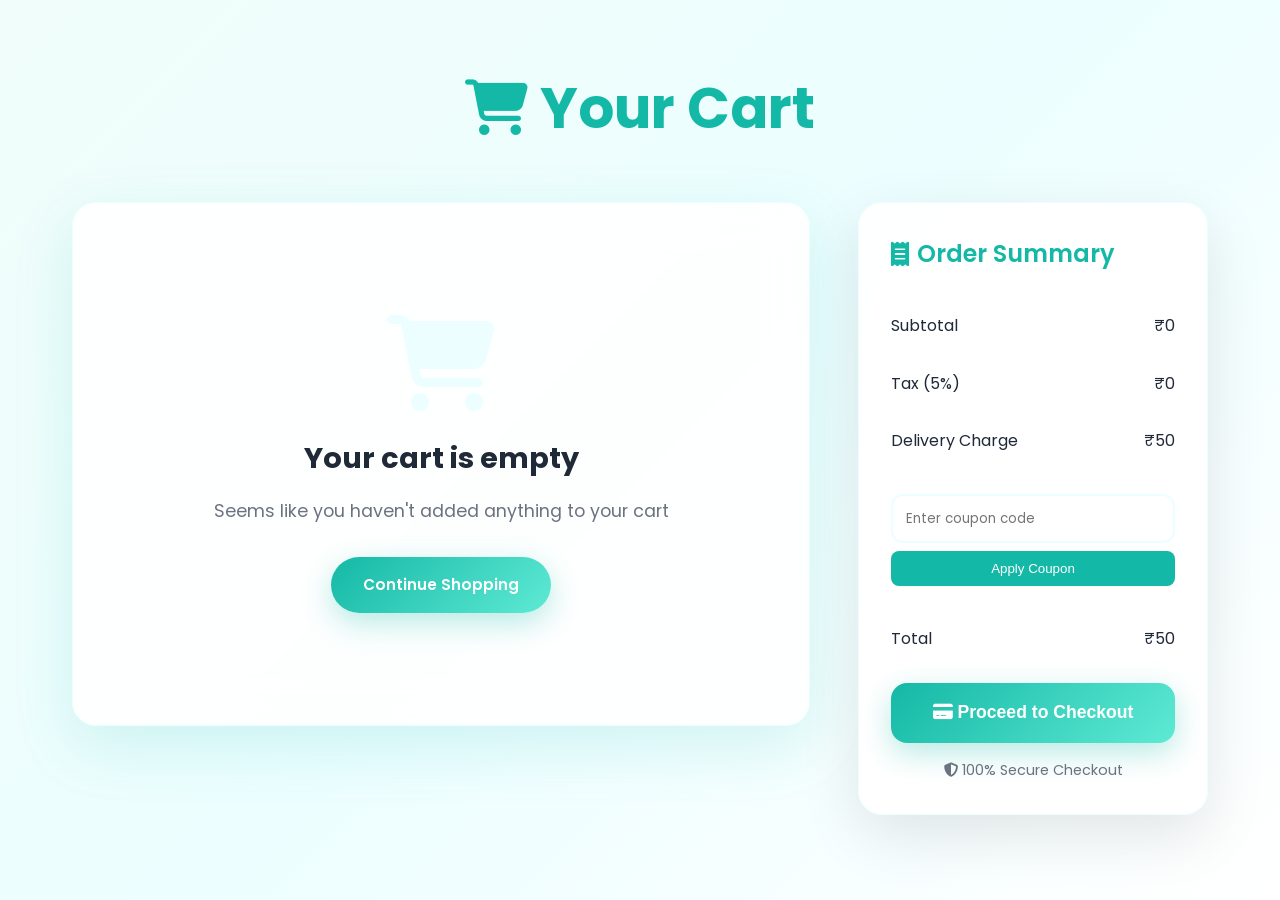
<file: cart.html>
<!DOCTYPE html>
<html lang="en">
<head>
    <meta charset="UTF-8">
    <meta name="viewport" content="width=device-width, initial-scale=1.0">
    <title>Your Cart - MunchBite</title>
    <link href="https://fonts.googleapis.com/css2?family=Poppins:wght@300;400;500;600;700&display=swap" rel="stylesheet">
    <link rel="stylesheet" href="https://cdnjs.cloudflare.com/ajax/libs/font-awesome/6.4.0/css/all.min.css">
    <link rel="stylesheet" href="../style.css">
    <link rel="stylesheet" href="css/cart.css">
</head>
<body>
    <!-- Navbar (add your navbar here with id="cart-count") -->
    
    <h1 class="page-title"><i class="fas fa-shopping-cart"></i> Your Cart</h1>
    
    <div class="cart-container">
        <section class="cart-items-section">
            <div id="cartItemsList" class="cart-items-list"></div>
            <div id="emptyCartMessage" class="empty-cart">
                <i class="fas fa-shopping-cart"></i>
                <h3>Your cart is empty</h3>
                <p>Seems like you haven't added anything to your cart</p>
                <a href="index.html" class="btn btn-primary">Continue Shopping</a>
            </div>
        </section>

        <aside class="order-summary">
            <h2 class="summary-title"><i class="fas fa-receipt"></i> Order Summary</h2>
            <div class="summary-row"><span>Subtotal</span><span id="subtotal">₹0</span></div>
            <div class="summary-row"><span>Tax (5%)</span><span id="tax">₹0</span></div>
            <div class="summary-row"><span>Delivery Charge</span><span id="delivery">₹50</span></div>
            <div class="coupon-section">
                <input type="text" class="coupon-input" id="couponInput" placeholder="Enter coupon code">
                <button class="apply-coupon" onclick="applyCoupon()">Apply Coupon</button>
                <div id="couponMessage"></div>
            </div>
            <div class="summary-row"><span>Total</span><span id="grandTotal">₹50</span></div>
            <button class="place-order-btn" id="placeOrderBtn" onclick="placeOrder()" disabled>
                <i class="fas fa-credit-card"></i> Proceed to Checkout
            </button>
            <p style="text-align: center; color: var(--gray); font-size: 0.9rem; margin-top: 1rem;">
                <i class="fas fa-shield-alt"></i> 100% Secure Checkout
            </p>
        </aside>
    </div>


    <!-- SINGLE SCRIPT - WORKS EVERYWHERE -->
    <script src="js/cart.js"></script>
</body>
</html>
</file>
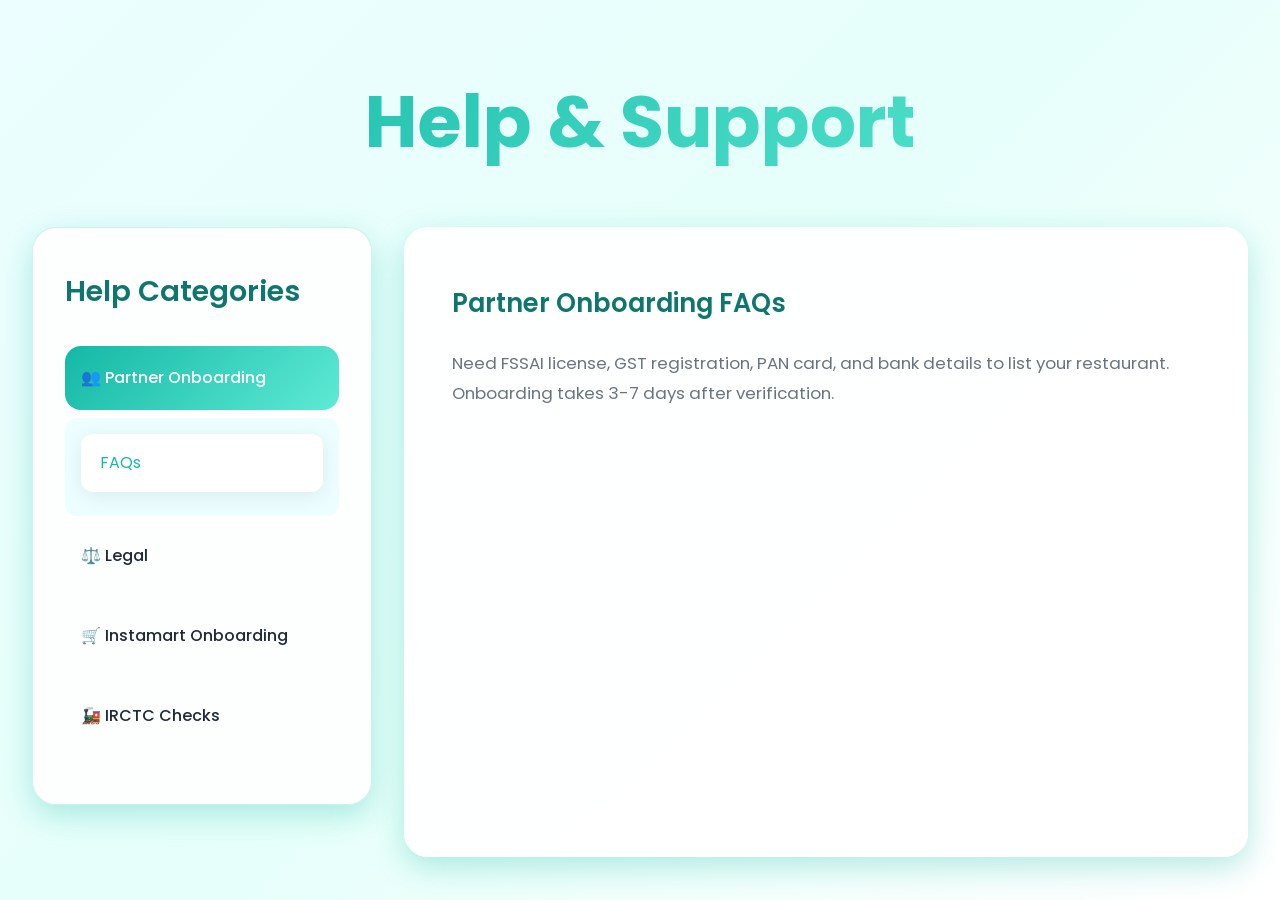
<file: help6.html>
<!DOCTYPE html>
<html lang="en">
<head>
    <meta charset="UTF-8">
    <meta name="viewport" content="width=device-width, initial-scale=1.0">
    <title>Help & Support - FoodSwift</title>
    <link href="https://fonts.googleapis.com/css2?family=Poppins:wght@300;400;500;600;700&display=swap" rel="stylesheet">
    <style>
        * {
            margin: 0;
            padding: 0;
            box-sizing: border-box;
        }
        :root {
            /* Your Mint Theme - Perfect for Help Page */
            --mint-primary: #14B8A6;
            --mint-secondary: #5EEAD4;
            --mint-light: #ECFEFF;
            --mint-dark: #0F766E;
            --dark: #1F2937;
            --gray: #6B7280;
            --light-gray: #F3F4F6;
            --white: #FFFFFF;
            --shadow: 0 10px 30px rgba(20, 184, 166, 0.30);
            --shadow-light: 0 4px 20px rgba(0, 0, 0, 0.08);
        }
        body {
            font-family: 'Poppins', sans-serif;
            line-height: 1.6;
            color: var(--dark);
            overflow-x: hidden;
            background: linear-gradient(135deg, var(--mint-light) 0%, #e6fffa 50%, white 100%);
            min-height: 100vh;
            padding-top: 2rem; /* Space for page title */
        }
        /* Page Title - Adjusted spacing without navbar */
        .page-title {
            text-align: center;
            background: linear-gradient(135deg, var(--mint-primary), var(--mint-secondary));
            -webkit-background-clip: text;
            -webkit-text-fill-color: transparent;
            background-clip: text;
            font-size: clamp(2.5rem, 6vw, 4.5rem);
            font-weight: 700;
            margin: 2rem 2rem 3rem;
            opacity: 1;
            transition: all 0.5s ease;
            padding: 0 2rem;
        }
        .page-title.hidden {
            opacity: 0;
            transform: translateY(-30px);
        }
        /* Main Content */
        .content-wrapper {
            max-width: 1400px;
            margin: 0 auto 4rem;
            display: flex;
            gap: 2rem;
            padding: 0 2rem;
        }
        /* Sidebar */
        .sidebar {
            width: 340px;
            flex-shrink: 0;
            background: rgba(255,255,255,0.9);
            backdrop-filter: blur(20px);
            border-radius: 24px;
            padding: 2.5rem 2rem;
            box-shadow: var(--shadow);
            border: 1px solid rgba(20,184,166,0.2);
            height: fit-content;
        }
        .sidebar h2 {
            color: var(--mint-dark);
            margin-bottom: 2rem;
            font-size: 1.8rem;
            font-weight: 600;
        }
        .menu-item {
            margin-bottom: 0.5rem;
        }
        .menu-title {
            color: var(--dark);
            font-weight: 500;
            padding: 1.2rem 1rem;
            border-radius: 16px;
            transition: all 0.3s ease;
            cursor: pointer;
            display: flex;
            align-items: center;
            gap: 1rem;
            font-size: 1rem;
        }
        .menu-title:hover {
            background: var(--mint-light);
            color: var(--mint-dark);
            transform: translateX(5px);
        }
        .menu-title.active {
            background: linear-gradient(135deg, var(--mint-primary), var(--mint-secondary));
            color: white;
        }
        .submenu {
            max-height: 0;
            overflow: hidden;
            transition: all 0.4s ease;
            background: var(--mint-light);
            border-radius: 12px;
            margin-top: 0.5rem;
        }
        .submenu.active {
            max-height: 400px;
            padding: 1rem;
        }
        .submenu-item {
            color: var(--gray);
            padding: 1rem 1.2rem;
            border-radius: 12px;
            cursor: pointer;
            transition: all 0.3s ease;
            margin-bottom: 0.5rem;
            font-weight: 400;
        }
        .submenu-item:hover,
        .submenu-item.active {
            background: white;
            color: var(--mint-primary);
            box-shadow: var(--shadow-light);
        }
        /* Main Content */
        .main-content {
            flex: 1;
            background: rgba(255,255,255,0.95);
            backdrop-filter: blur(20px);
            border-radius: 24px;
            padding: 3.5rem 3rem;
            box-shadow: var(--shadow);
            min-height: 70vh;
        }
        .panel {
            display: none;
            animation: fadeInUp 0.5s ease forwards;
        }
        .panel.active-panel {
            display: block;
        }
        @keyframes fadeInUp {
            from {
                opacity: 0;
                transform: translateY(20px);
            }
            to {
                opacity: 1;
                transform: translateY(0);
            }
        }
        .panel h3 {
            color: var(--mint-dark);
            font-size: 1.6rem;
            margin-bottom: 1.5rem;
            font-weight: 600;
        }
        .panel p {
            color: var(--gray);
            line-height: 1.8;
            font-size: 1.05rem;
        }
        .read-more {
            color: var(--mint-primary);
            font-weight: 600;
            cursor: pointer;
            text-decoration: underline;
            transition: color 0.3s ease;
        }
        .read-more:hover {
            color: var(--mint-dark);
        }
        /* Responsive */
        @media (max-width: 1024px) {
            .content-wrapper {
                flex-direction: column;
                gap: 2rem;
            }
            .sidebar {
                width: 100%;
                order: 2;
            }
            .main-content {
                order: 1;
            }
        }
        @media (max-width: 768px) {
            .content-wrapper {
                padding: 0 1rem;
            }
            .main-content {
                padding: 2rem 1.5rem;
            }
            .page-title {
                margin: 1rem 1rem 2rem;
                padding: 0 1rem;
            }
        }
    </style>
</head>
<body>
    <!-- Page Title -->
    <h1 class="page-title" id="pageTitle">Help & Support</h1>

    <!-- Main Content -->
    <div class="content-wrapper">
        <!-- Sidebar -->
        <aside class="sidebar">
            <h2>Help Categories</h2>
            
            <div class="menu-item">
                <div class="menu-title active" data-panel="partner">
                    👥 Partner Onboarding
                </div>
                <div class="submenu active">
                    <div class="submenu-item active" data-panel="partner-faq">FAQs</div>
                </div>
            </div>

            <div class="menu-item">
                <div class="menu-title" data-panel="legal">⚖️ Legal</div>
                <div class="submenu">
                    <div class="submenu-item" data-panel="legal-tou">Terms of Use</div>
                    <div class="submenu-item" data-panel="legal-pp">Privacy Policy</div>
                </div>
            </div>

            <div class="menu-item">
                <div class="menu-title" data-panel="instamart">🛒 Instamart Onboarding</div>
                <div class="submenu">
                    <div class="submenu-item" data-panel="instamart-faq">FAQs</div>
                </div>
            </div>

            <div class="menu-item">
                <div class="menu-title" data-panel="irctc">🚂 IRCTC Checks</div>
                <div class="submenu">
                    <div class="submenu-item" data-panel="irctc-faq">FAQs</div>
                </div>
            </div>
        </aside>

        <!-- Main Content -->
        <main class="main-content">
            <div id="partner-faq" class="panel active-panel">
                <h3>Partner Onboarding FAQs</h3>
                <p>Need FSSAI license, GST registration, PAN card, and bank details to list your restaurant. Onboarding takes 3-7 days after verification.</p>
            </div>

            <div id="legal-tou" class="panel">
                <h3>Terms of Use</h3>
                <p>These terms govern your use of FoodSwift services. By using our platform, you agree to these terms. 
                <span class="read-more">[Read More]</span></p>
            </div>

            <div id="legal-pp" class="panel">
                <h3>Privacy Policy</h3>
                <p>We respect your privacy and ensure your data is protected according to applicable laws. 
                <span class="read-more">[Read More]</span></p>
            </div>

            <div id="instamart-faq" class="panel">
                <h3>Instamart Onboarding FAQs</h3>
                <p>Grocery stores need FSSAI, inventory list, and photos. Get approved within 48 hours.</p>
            </div>

            <div id="irctc-faq" class="panel">
                <h3>IRCTC Checks FAQs</h3>
                <p>Train catering partners require IRCTC license and hygiene certification for verification.</p>
            </div>
        </main>
    </div>

    <script>
        // Scroll effect for page title only (no navbar)
        window.addEventListener('scroll', () => {
            const scrolled = window.scrollY > 100;
            document.getElementById('pageTitle').classList.toggle('hidden', scrolled);
        });

        // Sidebar navigation
        document.querySelectorAll('.menu-title, .submenu-item').forEach(item => {
            item.addEventListener('click', () => {
                const targetId = item.dataset.panel;
                
                // Reset all active states
                document.querySelectorAll('.menu-title, .submenu-item').forEach(el => el.classList.remove('active'));
                document.querySelectorAll('.submenu').forEach(sm => sm.classList.remove('active'));
                document.querySelectorAll('.panel').forEach(p => p.classList.remove('active-panel'));

                // Activate clicked item
                item.classList.add('active');
                
                if (item.parentElement.classList.contains('submenu')) {
                    item.parentElement.classList.add('active');
                    item.closest('.menu-item').querySelector('.menu-title').classList.add('active');
                } else {
                    item.nextElementSibling?.classList.add('active');
                }

                // Show panel
                if (targetId) {
                    document.getElementById(targetId).classList.add('active-panel');
                }
            });
        });
    </script>
</body>
</html>
</file>
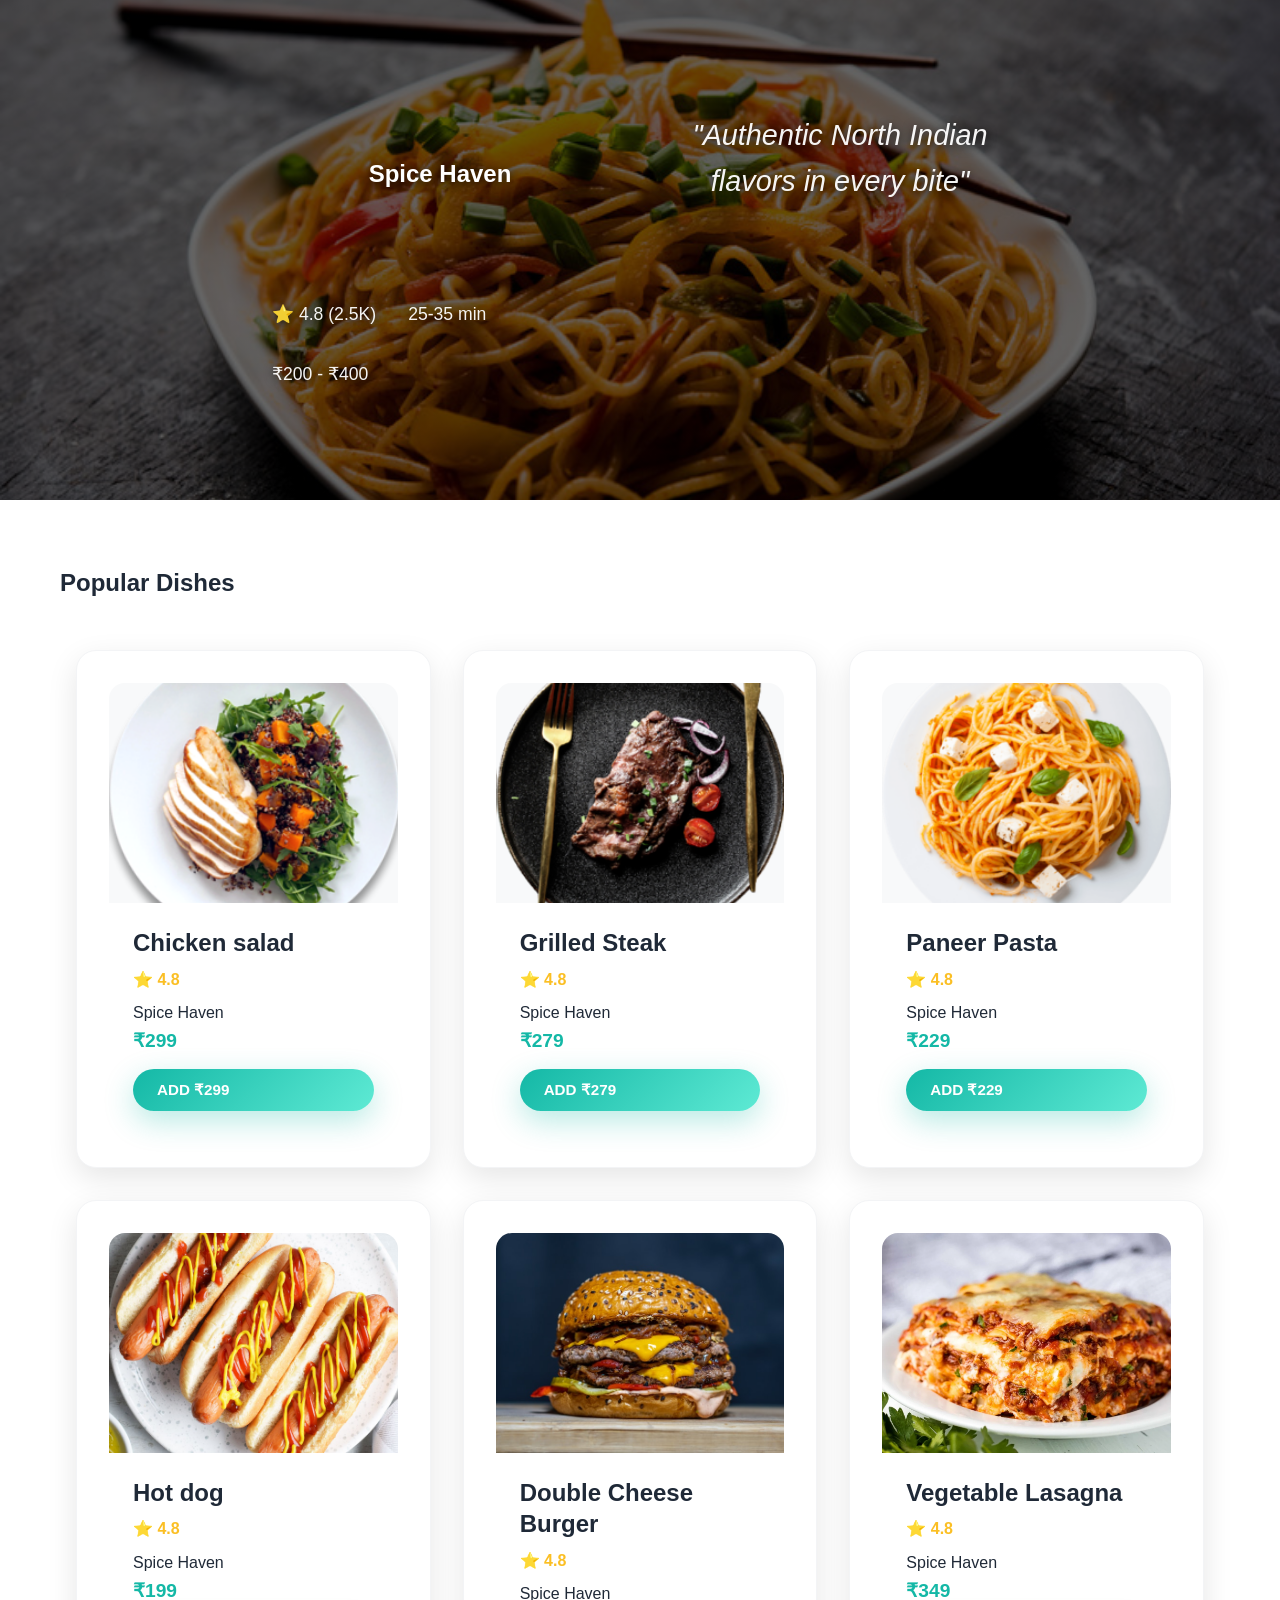
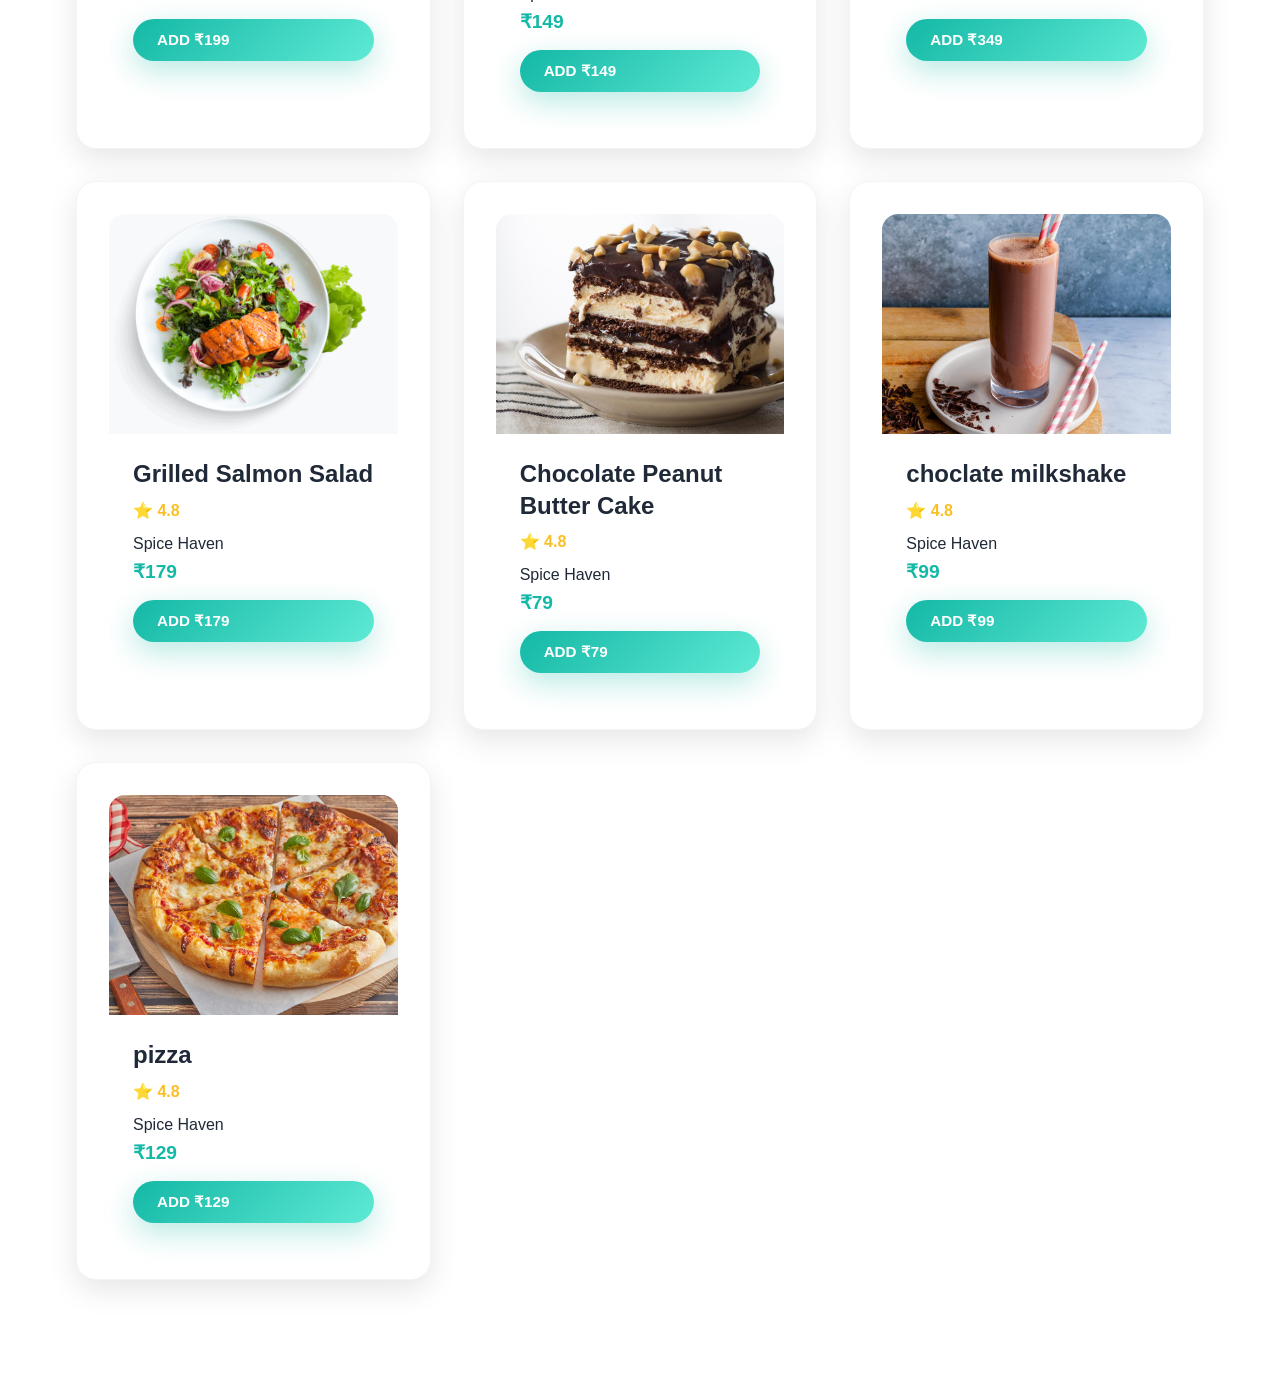
<file: restaurant1.html>
<!DOCTYPE html>
<html lang="en">
<head>
    <meta charset="UTF-8">
    <meta name="viewport" content="width=device-width, initial-scale=1.0">
    <title>Spice Haven - MunchBite</title>
    <link rel="stylesheet" href="style.css">
    <link rel="stylesheet" href="https://cdnjs.cloudflare.com/ajax/libs/font-awesome/6.0.0/css/all.min.css">
</head>
<body>
    <!-- HERO SECTION -->
    <section class="restaurant-hero">
        <div class="hero-overlay">
            <div class="hero-content">
                <h1>Spice Haven</h1>
                <p class="hero-quote">"Authentic North Indian flavors in every bite"</p>
                <div class="hero-stats">
                    <span>⭐ 4.8 (2.5K)</span>
                    <span>25-35 min</span>
                    <span>₹200 - ₹400</span>
                </div>
            </div>
        </div>
    </section>

    <!-- MENU GRID -->
    <section class="menu-section">
        <div class="container">
            <h2>Popular Dishes</h2>
            <div id="restaurantMenuGrid" class="menu-grid"></div>
        </div>
    </section>

    <!-- CART MODAL -->
    <div id="cartModal" class="modal">
        <div class="modal-content">
            <div class="modal-header">
                <h3>Your Cart</h3>
                <span class="close" onclick="closeCart()">&times;</span>
            </div>
            <div id="cartItemsContainer"></div>
            <div class="cart-total">
                <h3>Total: <span id="cartTotal">₹0</span></h3>
                <button class="btn btn-primary full-width" onclick="placeOrder()">Place Order</button>
            </div>
        </div>
    </div>

    <!-- COMPLETE CART SYSTEM - NO EXTERNAL FILES NEEDED -->
    <script>
        // GLOBAL CART (SHARED WITH MAIN PAGE)
        let cart = JSON.parse(localStorage.getItem('munchmint-cart')) || [];

        // SPICE HAVEN MENU - 10 DISHES
        const restaurantMenu = [
            { id: 101, name: 'Chicken salad', price: 299, img: './images/dish/1.png', restaurant: 'Spice Haven' },
            { id: 102, name: 'Grilled Steak', price: 279, img: './images/dish/2.png', restaurant: 'Spice Haven' },
            { id: 103, name: 'Paneer Pasta', price: 229, img: './images/dish/3.png', restaurant: 'Spice Haven' },
            { id: 104, name: 'Hot dog', price: 199, img: './images/Hot_dog.jpg', restaurant: 'Spice Haven' },
            { id: 105, name: 'Double Cheese Burger', price: 149, img: './images/blog/blog3.jpg', restaurant: 'Spice Haven' },
            { id: 106, name: 'Vegetable Lasagna', price: 349, img: './images/lasagna.webp', restaurant: 'Spice Haven' },
            { id: 107, name: 'Grilled Salmon Salad', price: 179, img: './images/Food-Plate.png', restaurant: 'Spice Haven' },
            { id: 108, name: 'Chocolate Peanut Butter Cake', price: 79, img: './images/image3.jpg', restaurant: 'Spice Haven' },
            { id: 109, name: 'choclate milkshake', price: 99, img: './images/chocolate_Drink.jpg', restaurant: 'Spice Haven' },
            { id: 110, name: 'pizza', price: 129, img: './images/image4.avif', restaurant: 'Spice Haven' }
        ];

        // RENDER + INIT
        document.addEventListener('DOMContentLoaded', function() {
            renderRestaurantMenu();
            updateCartUI();
        });

        function renderRestaurantMenu() {
            const container = document.getElementById('restaurantMenuGrid');
            container.innerHTML = restaurantMenu.map(item => createMenuCard(item)).join('');
        }

        function createMenuCard(item) {
            return `
                <div class="food-card" onclick="addToCart(${item.id})" style="cursor: pointer;">
                    <div class="card-image" style="background-image: url('${item.img}'); background-size: cover; background-position: center;">
                        <div class="image-overlay">
                            <i class="fas fa-cart-shopping"></i><br>ADD TO CART
                        </div>
                    </div>
                    <div style="padding: 1.5rem;">
                        <h3 class="card-title">${item.name}</h3>
                        <div class="card-rating">⭐ 4.8</div>
                        <div class="restaurant-name">${item.restaurant}</div>
                        <div class="price">₹${item.price}</div>
                        <button class="btn btn-primary full-width" onclick="event.stopPropagation(); addToCart(${item.id})">
                            ADD ₹${item.price}
                        </button>
                    </div>
                </div>
            `;
        }

        // ✅ ADD TO CART - WORKS NOW!
        function addToCart(itemId) {
            const item = restaurantMenu.find(p => p.id === itemId);
            if (!item) {
                console.log('Item not found:', itemId);
                return;
            }

            const cartItem = cart.find(c => c.id === itemId);
            if (cartItem) {
                cartItem.quantity += 1;
            } else {
                cart.push({ ...item, quantity: 1 });
            }

            localStorage.setItem('munchmint-cart', JSON.stringify(cart));
            updateCartUI();
            showSuccessMessage(`${item.name} added to cart!`);
        }

        // ✅ UPDATE CART UI
        function updateCartUI() {
            const count = cart.reduce((sum, item) => sum + item.quantity, 0);
            console.log('Cart count:', count); // DEBUG
        }

        // ✅ CART MODAL
        function renderCartModal() {
            const container = document.getElementById('cartItemsContainer');
            const total = cart.reduce((sum, item) => sum + (item.price * item.quantity), 0);

            if (cart.length === 0) {
                container.innerHTML = '<p style="text-align: center; color: var(--gray);">Your cart is empty</p>';
            } else {
                container.innerHTML = cart.map(item => `
                    <div style="display: flex; justify-content: space-between; align-items: center; padding: 1rem 0; border-bottom: 1px solid var(--light-gray);">
                        <div>
                            <h4>${item.name}</h4>
                            <p>₹${item.price} × ${item.quantity} = ₹${(item.price * item.quantity).toFixed(0)}</p>
                        </div>
                        <div style="display: flex; gap: 1rem; align-items: center;">
                            <button onclick="changeQuantity(${item.id}, -1)" style="width: 35px; height: 35px; border: 1px solid var(--light-gray); border-radius: 50%;">-</button>
                            <span>${item.quantity}</span>
                            <button onclick="changeQuantity(${item.id}, 1)" style="width: 35px; height: 35px; border: 1px solid var(--light-gray); border-radius: 50%;">+</button>
                        </div>
                    </div>
                `).join('');
            }
            document.getElementById('cartTotal').textContent = `₹${total.toFixed(0)}`;
        }

        function changeQuantity(id, delta) {
            const item = cart.find(c => c.id === id);
            if (item) {
                item.quantity += delta;
                if (item.quantity <= 0) {
                    cart = cart.filter(c => c.id !== id);
                }
                localStorage.setItem('munchbitee-cart', JSON.stringify(cart));
                updateCartUI();
                renderCartModal();
            }
        }

        // ✅ MODAL FUNCTIONS
        function closeCart() {
            document.getElementById('cartModal').style.display = 'none';
        }

        function placeOrder() {
            if (cart.length === 0) return;
            alert('Order placed successfully! 🎉\nEstimated delivery: 25-35 minutes');
            cart = [];
            localStorage.setItem('munchbitee-cart', JSON.stringify(cart));
            closeCart();
            renderCartModal();
            updateCartUI();
        }

        // OPEN CART MODAL (add this button anywhere if needed)
        function showCart() {
            renderCartModal();
            document.getElementById('cartModal').style.display = 'flex';
        }

        // ✅ TOAST NOTIFICATION
        function showSuccessMessage(msg) {
            const toast = document.createElement('div');
            toast.textContent = msg;
            toast.style.cssText = `
                position: fixed; top: 100px; right: 20px; background: var(--mint-primary); 
                color: white; padding: 1rem 2rem; border-radius: 10px; z-index: 3000;
                animation: slideInRight 0.3s ease; font-family: 'Poppins', sans-serif;
            `;
            document.body.appendChild(toast);
            setTimeout(() => toast.remove(), 3000);
        }

        // CSS Animation for toast
        const style = document.createElement('style');
        style.textContent = `
            @keyframes slideInRight {
                from { transform: translateX(100%); opacity: 0; }
                to { transform: translateX(0); opacity: 1; }
            }
        `;
        document.head.appendChild(style);
    </script>
</body>
</html>
</file>
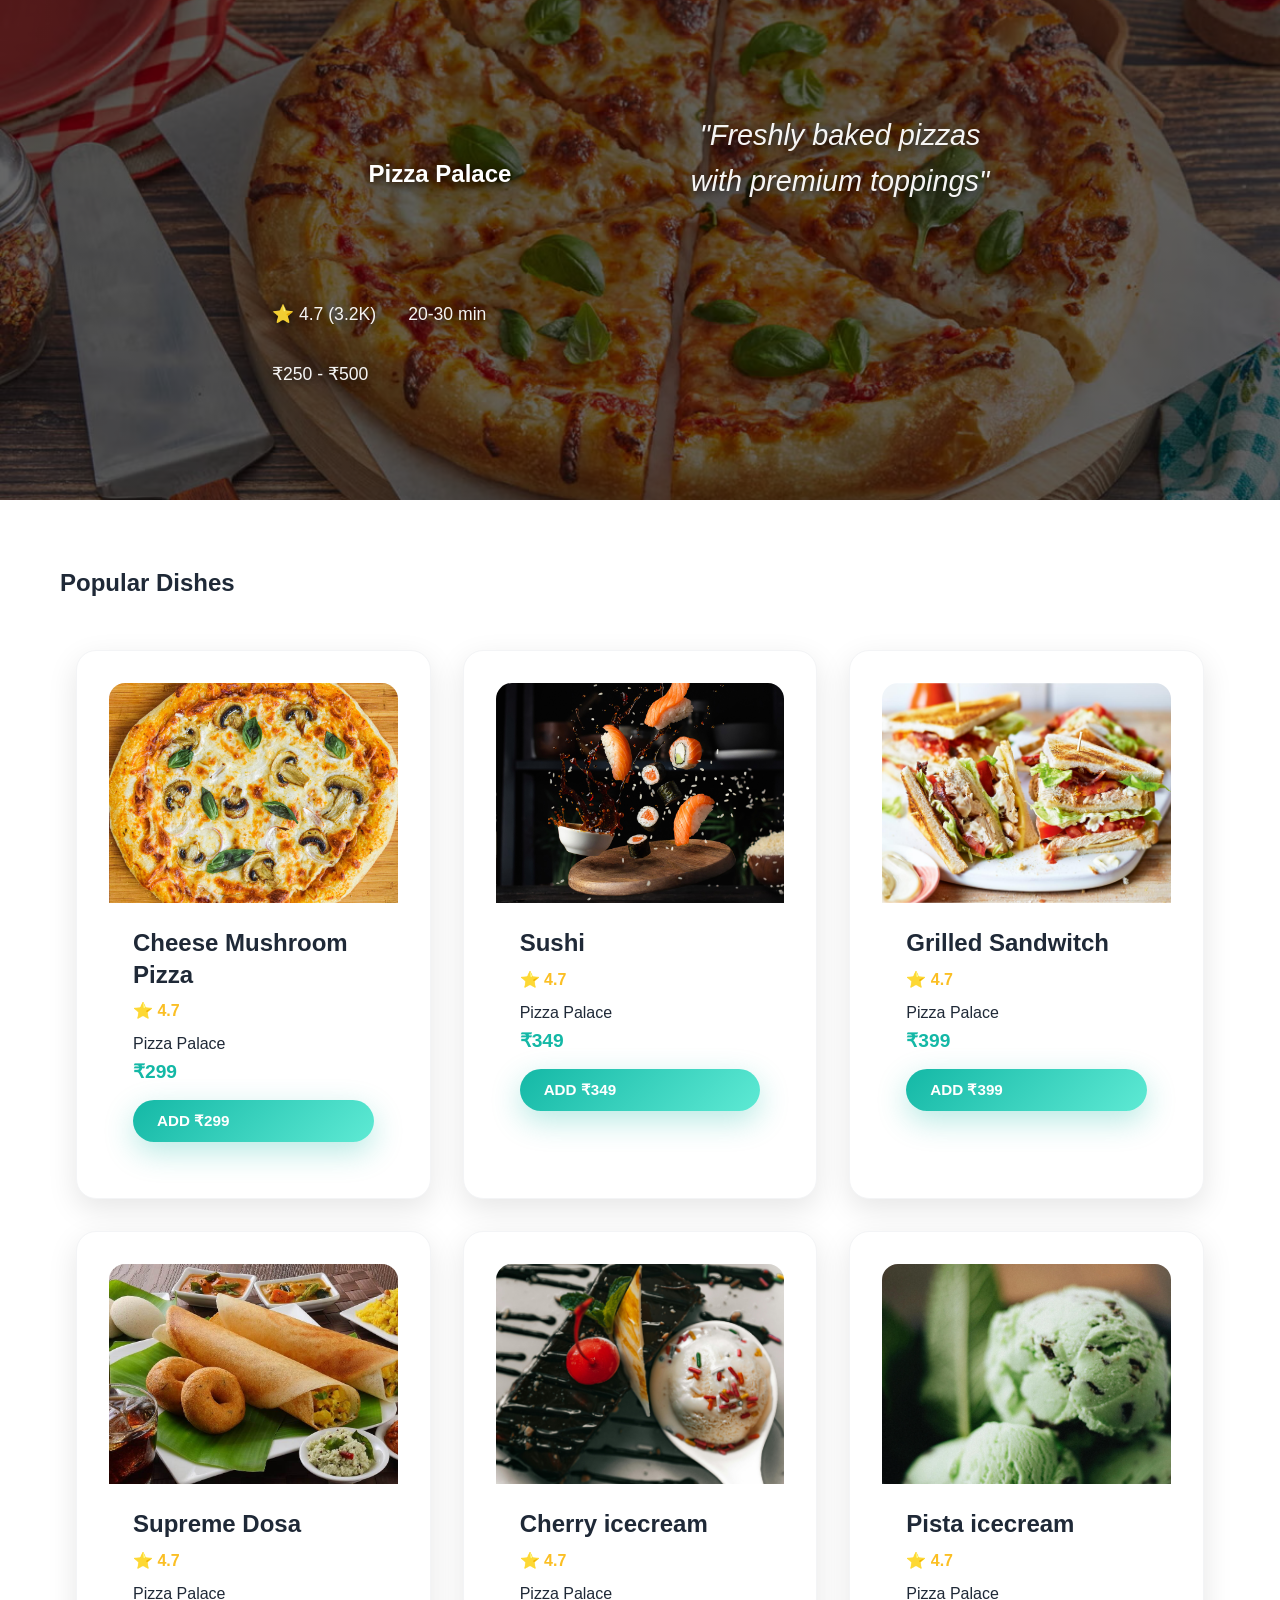
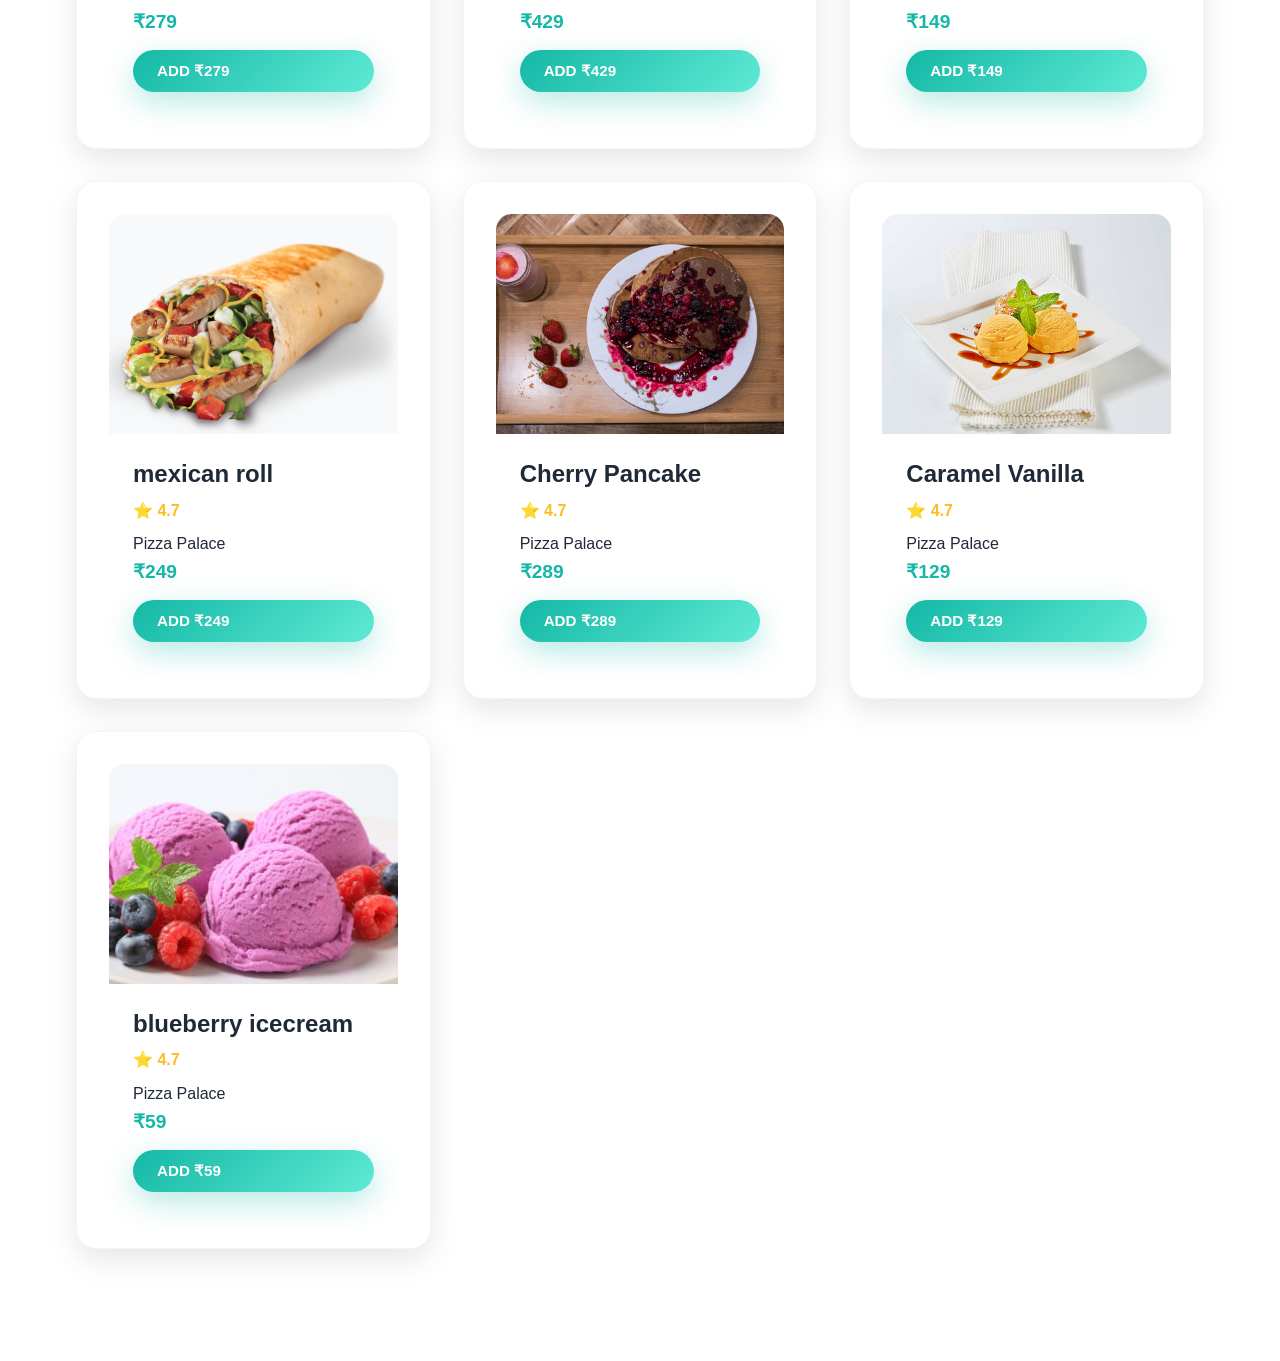
<file: restaurant2.html>
<!DOCTYPE html>
<html lang="en">
<head>
    <meta charset="UTF-8">
    <meta name="viewport" content="width=device-width, initial-scale=1.0">
    <title>Pizza Palace - MunchBite</title>
    <link rel="stylesheet" href="style.css">
    <link rel="stylesheet" href="https://cdnjs.cloudflare.com/ajax/libs/font-awesome/6.0.0/css/all.min.css">
</head>
<body class="pizza-palace" >

    <!-- HERO SECTION -->
    <section class="restaurant-hero">
        <div class="hero-overlay">
            <div class="hero-content">
                <h1>Pizza Palace</h1>
                <p class="hero-quote">"Freshly baked pizzas with premium toppings"</p>
                <div class="hero-stats">
                    <span>⭐ 4.7 (3.2K)</span>
                    <span>20-30 min</span>
                    <span>₹250 - ₹500</span>
                </div>
            </div>
        </div>
    </section>

    <!-- MENU GRID -->
    <section class="menu-section">
        <div class="container">
            <h2>Popular Dishes</h2>
            <div id="restaurantMenuGrid" class="menu-grid"></div>
        </div>
    </section>

    <!-- CART MODAL (SAME AS YOURS) -->
    <div id="cartModal" class="modal">
        <div class="modal-content">
            <div class="modal-header">
                <h3>Your Cart</h3>
                <span class="close" onclick="closeCart()">&times;</span>
            </div>
            <div id="cartItemsContainer"></div>
            <div class="cart-total">
                <h3>Total: <span id="cartTotal">₹0</span></h3>
                <button class="btn btn-primary full-width" onclick="placeOrder()">Place Order</button>
            </div>
        </div>
    </div>

    <!-- PIZZA PALACE MENU -->
    <script>
    // GLOBAL CART (SHARED WITH MAIN PAGE)
    let cart = JSON.parse(localStorage.getItem('munchmint-cart')) || [];

    // PIZZA PALACE MENU (CHANGE THIS ARRAY FOR EACH RESTAURANT)
    const restaurantMenu = [
        { id: 201, name: 'Cheese Mushroom Pizza', price: 299, img: './images/pizza.jpg', restaurant: 'Pizza Palace' },
        { id: 202, name: 'Sushi ', price: 349, img: './images/main-b.jpg', restaurant: 'Pizza Palace' },
        { id: 203, name: 'Grilled Sandwitch', price: 399, img: './images/sandwich.jpg', restaurant: 'Pizza Palace' },
        { id: 204, name: 'Supreme Dosa', price: 279, img: './images/image7.jpg', restaurant: 'Pizza Palace' },
        { id: 205, name: 'Cherry icecream', price: 429, img: './images/products/cherry.jpg', restaurant: 'Pizza Palace' },
        { id: 206, name: 'Pista icecream', price: 149, img: './images/products/pista.jpg', restaurant: 'Pizza Palace' },
        { id: 207, name: 'mexican roll', price: 249, img: './images/3.png', restaurant: 'Pizza Palace' },
        { id: 208, name: 'Cherry Pancake', price: 289, img: './images/bt2.jpg', restaurant: 'Pizza Palace' },
        { id: 209, name: 'Caramel Vanilla', price: 129, img: './images/products/caramel.jpg', restaurant: 'Pizza Palace' },
        { id: 210, name: 'blueberry icecream', price: 59, img: './images/products/purple.jpg', restaurant: 'Pizza Palace' }
    ];

    // RENDER + INIT
    document.addEventListener('DOMContentLoaded', function() {
        renderRestaurantMenu();
        updateCartUI();
    });

    function renderRestaurantMenu() {
        const container = document.getElementById('restaurantMenuGrid');
        container.innerHTML = restaurantMenu.map(item => createMenuCard(item)).join('');
    }

    function createMenuCard(item) {
        return `
            <div class="food-card" onclick="addToCart(${item.id})" style="cursor: pointer;">
                <div class="card-image" style="background-image: url('${item.img}'); background-size: cover; background-position: center;">
                    <div class="image-overlay">
                        <i class="fas fa-cart-shopping"></i><br>ADD TO CART
                    </div>
                </div>
                <div style="padding: 1.5rem;">
                    <h3 class="card-title">${item.name}</h3>
                    <div class="card-rating">⭐ 4.7</div>
                    <div class="restaurant-name">${item.restaurant}</div>
                    <div class="price">₹${item.price}</div>
                    <button class="btn btn-primary full-width" onclick="event.stopPropagation(); addToCart(${item.id})">
                        ADD ₹${item.price}
                    </button>
                </div>
            </div>
        `;
    }

    // ✅ ADD TO CART - WORKS EVERYWHERE!
    function addToCart(itemId) {
        const item = restaurantMenu.find(p => p.id === itemId);
        if (!item) {
            console.log('Item not found:', itemId);
            return;
        }

        const cartItem = cart.find(c => c.id === itemId);
        if (cartItem) {
            cartItem.quantity += 1;
        } else {
            cart.push({ ...item, quantity: 1 });
        }

        localStorage.setItem('munchmint-cart', JSON.stringify(cart));
        updateCartUI();
        showSuccessMessage(`${item.name} added to cart!`);
    }

    // ✅ UPDATE CART UI
    function updateCartUI() {
        const count = cart.reduce((sum, item) => sum + item.quantity, 0);
        console.log('Cart count:', count);
    }

    // ✅ CART MODAL FUNCTIONS
    function renderCartModal() {
        const container = document.getElementById('cartItemsContainer');
        const total = cart.reduce((sum, item) => sum + (item.price * item.quantity), 0);

        if (cart.length === 0) {
            container.innerHTML = '<p style="text-align: center; color: var(--gray);">Your cart is empty</p>';
        } else {
            container.innerHTML = cart.map(item => `
                <div style="display: flex; justify-content: space-between; align-items: center; padding: 1rem 0; border-bottom: 1px solid var(--light-gray);">
                    <div>
                        <h4>${item.name}</h4>
                        <p>₹${item.price} × ${item.quantity} = ₹${(item.price * item.quantity).toFixed(0)}</p>
                    </div>
                    <div style="display: flex; gap: 1rem; align-items: center;">
                        <button onclick="changeQuantity(${item.id}, -1)" style="width: 35px; height: 35px; border: 1px solid var(--light-gray); border-radius: 50%;">-</button>
                        <span>${item.quantity}</span>
                        <button onclick="changeQuantity(${item.id}, 1)" style="width: 35px; height: 35px; border: 1px solid var(--light-gray); border-radius: 50%;">+</button>
                    </div>
                </div>
            `).join('');
        }
        document.getElementById('cartTotal').textContent = `₹${total.toFixed(0)}`;
    }

    function changeQuantity(id, delta) {
        const item = cart.find(c => c.id === id);
        if (item) {
            item.quantity += delta;
            if (item.quantity <= 0) {
                cart = cart.filter(c => c.id !== id);
            }
            localStorage.setItem('munchmint-cart', JSON.stringify(cart));
            updateCartUI();
            renderCartModal();
        }
    }

    function closeCart() {
        document.getElementById('cartModal').style.display = 'none';
    }

    function placeOrder() {
        if (cart.length === 0) return;
        alert('Order placed successfully! 🎉\nCheck cart.html for full cart');
        cart = [];
        localStorage.setItem('munchmint-cart', JSON.stringify(cart));
        closeCart();
        renderCartModal();
        updateCartUI();
    }

    function showCart() {
        renderCartModal();
        document.getElementById('cartModal').style.display = 'flex';
    }

    // ✅ TOAST NOTIFICATION
    function showSuccessMessage(msg) {
        const toast = document.createElement('div');
        toast.textContent = msg;
        toast.style.cssText = `
            position: fixed; top: 100px; right: 20px; background: var(--mint-primary); 
            color: white; padding: 1rem 2rem; border-radius: 10px; z-index: 3000;
            animation: slideInRight 0.3s ease; font-family: 'Poppins', sans-serif;
        `;
        document.body.appendChild(toast);
        setTimeout(() => toast.remove(), 3000);
    }

    // CSS Animation
    const style = document.createElement('style');
    style.textContent = `
        @keyframes slideInRight {
            from { transform: translateX(100%); opacity: 0; }
            to { transform: translateX(0); opacity: 1; }
        }
    `;
    document.head.appendChild(style);
</script>

</body>
</html>
</file>
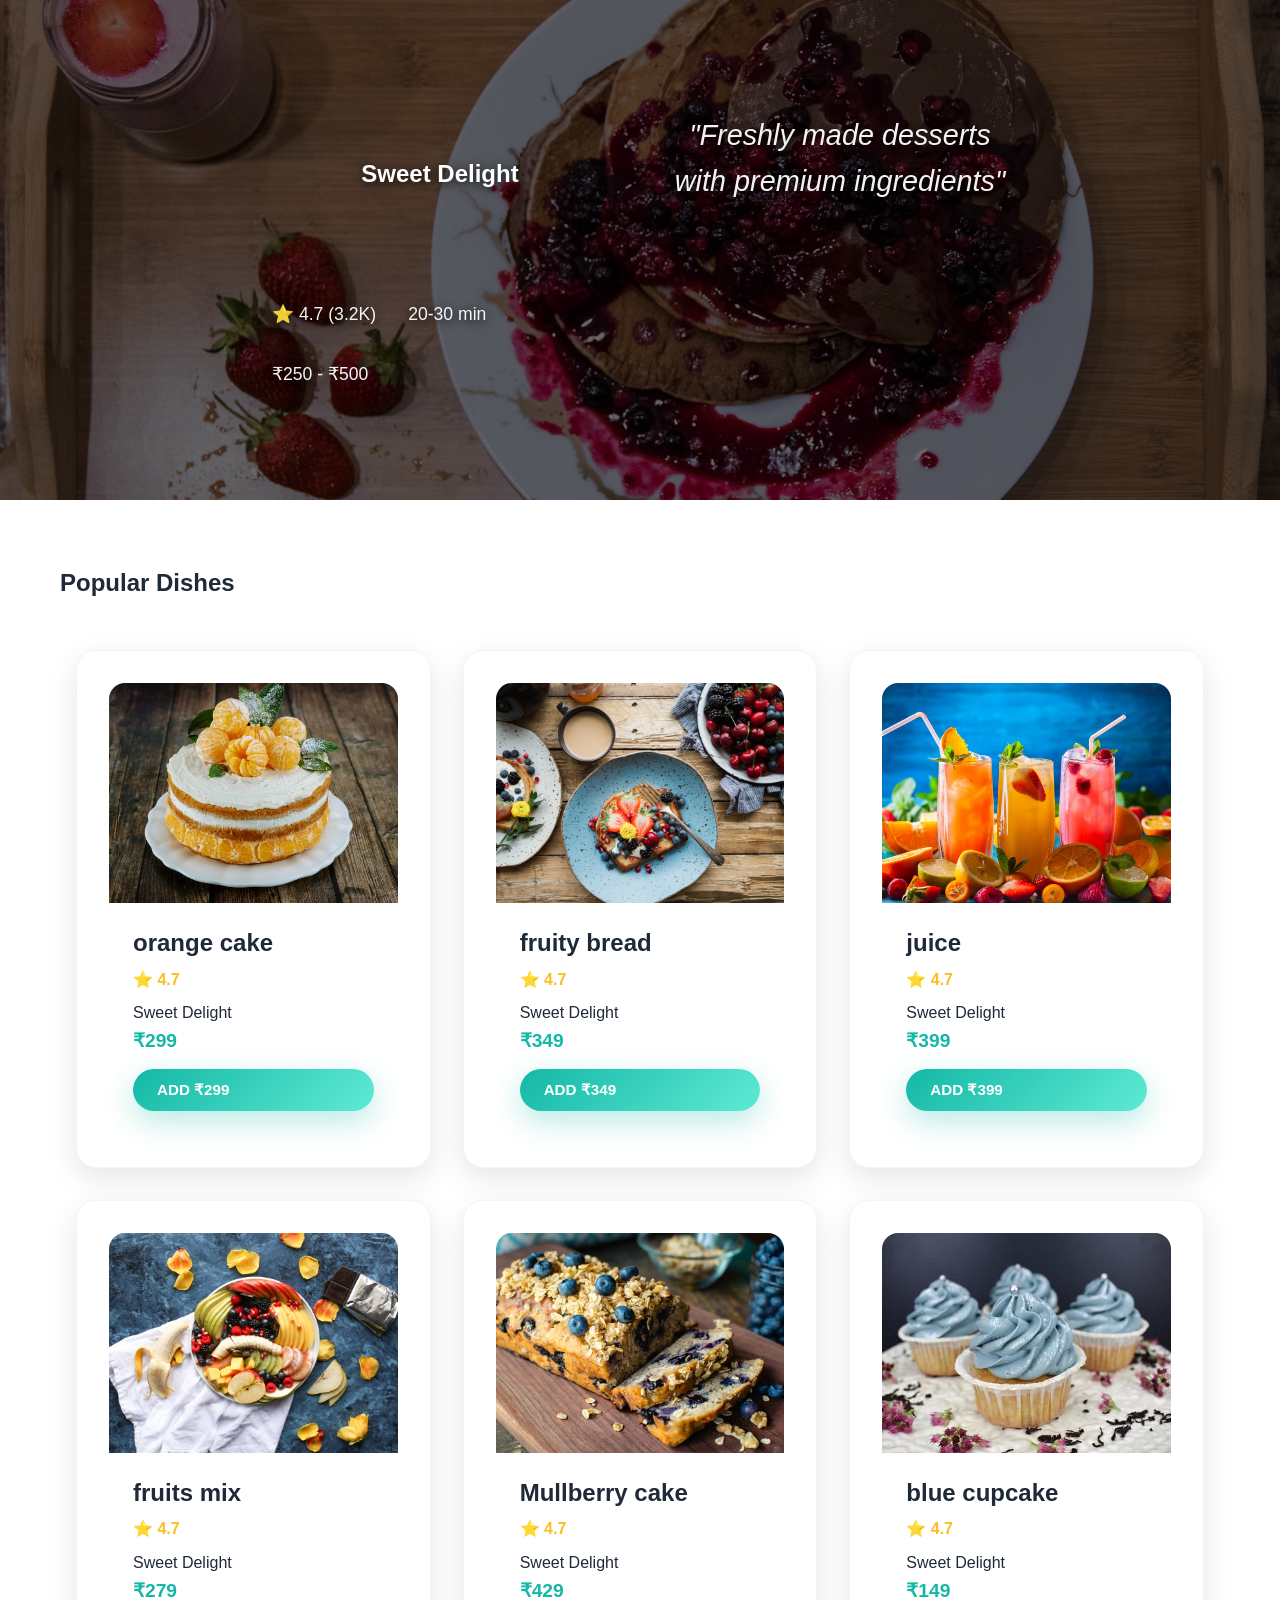
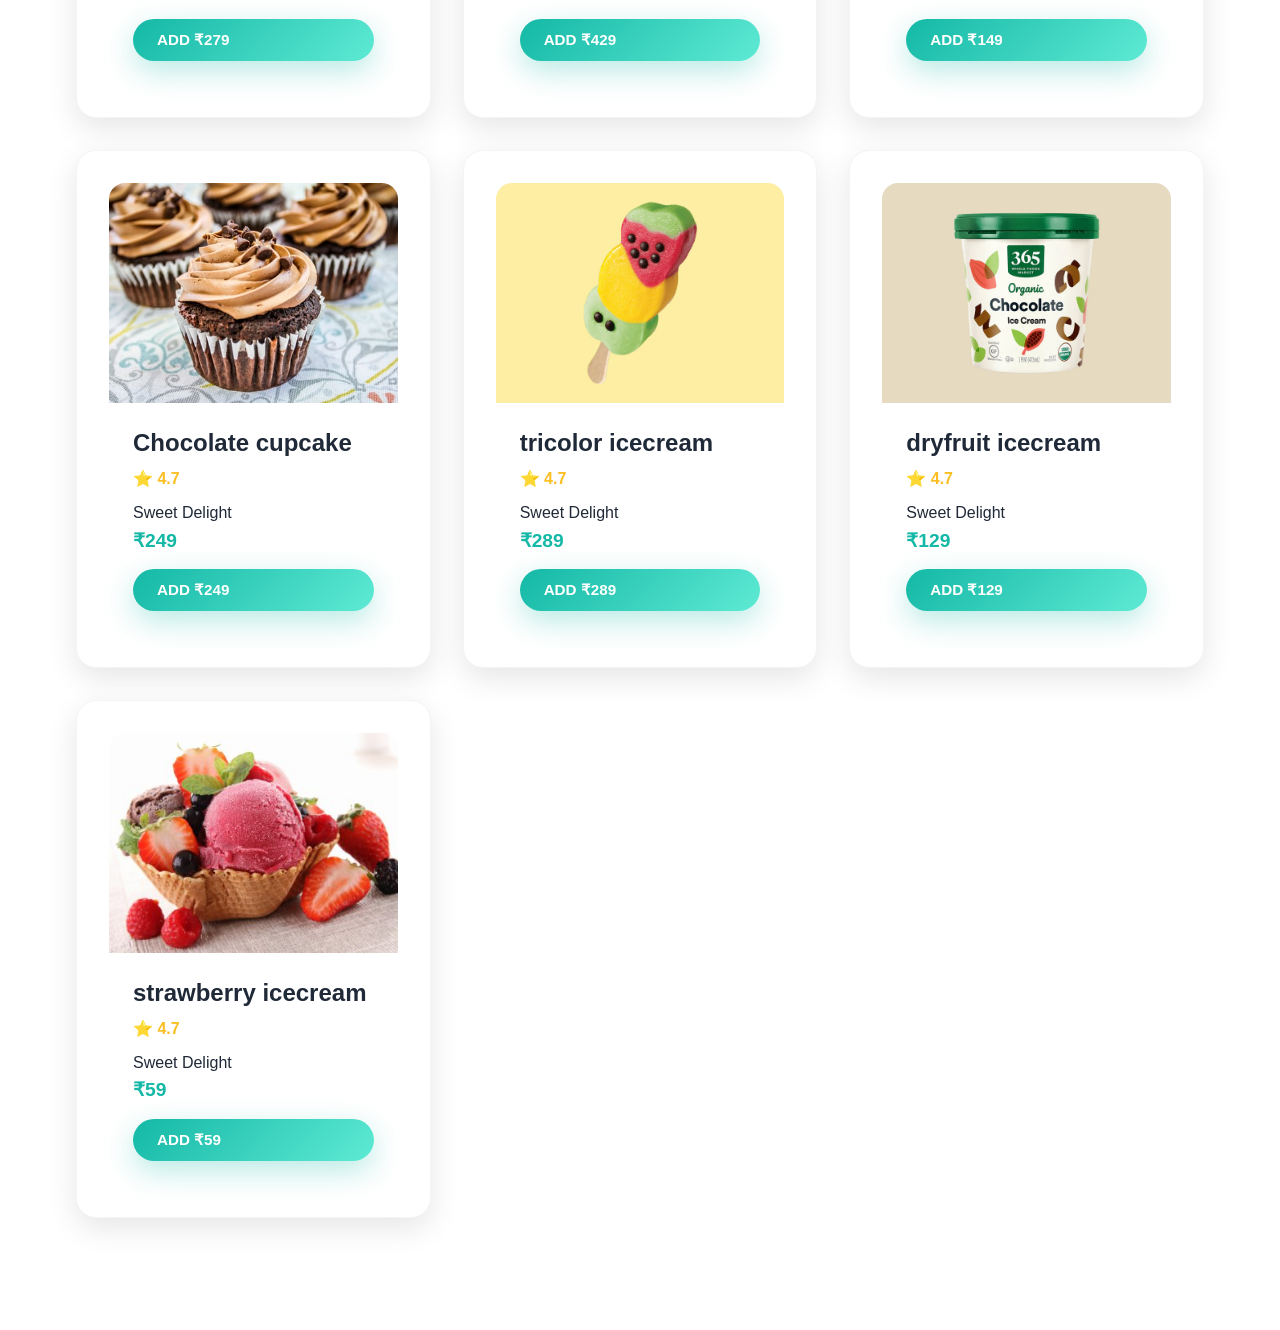
<file: restaurant4.html>
<!DOCTYPE html>
<html lang="en">
<head>
    <meta charset="UTF-8">
    <meta name="viewport" content="width=device-width, initial-scale=1.0">
    <title>Pizza Palace - MunchBite</title>
    <link rel="stylesheet" href="style.css">
    <link rel="stylesheet" href="https://cdnjs.cloudflare.com/ajax/libs/font-awesome/6.0.0/css/all.min.css">
</head>
<body class="burger-house">

    <!-- HERO SECTION -->
    <section class="restaurant-hero">
        <div class="hero-overlay">
            <div class="hero-content">
                <h1>Sweet Delight</h1>
                <p class="hero-quote">"Freshly made desserts with premium ingredients"</p>
                <div class="hero-stats">
                    <span>⭐ 4.7 (3.2K)</span>
                    <span>20-30 min</span>
                    <span>₹250 - ₹500</span>
                </div>
            </div>
        </div>
    </section>

    <!-- MENU GRID -->
    <section class="menu-section">
        <div class="container">
            <h2>Popular Dishes</h2>
            <div id="restaurantMenuGrid" class="menu-grid"></div>
        </div>
    </section>

    <!-- CART MODAL (SAME AS YOURS) -->
    <div id="cartModal" class="modal">
        <div class="modal-content">
            <div class="modal-header">
                <h3>Your Cart</h3>
                <span class="close" onclick="closeCart()">&times;</span>
            </div>
            <div id="cartItemsContainer"></div>
            <div class="cart-total">
                <h3>Total: <span id="cartTotal">₹0</span></h3>
                <button class="btn btn-primary full-width" onclick="placeOrder()">Place Order</button>
            </div>
        </div>
    </div>

    <!-- PIZZA PALACE MENU -->
    <script>
        let cart = JSON.parse(localStorage.getItem('munchmint-cart')) || [];

    const restaurantMenu = [
        { id: 401, name: 'orange cake', price: 299, img: './images/cake.jpg', restaurant: 'Sweet Delight' },
        { id: 402, name: 'fruity bread', price: 349, img: './images/bt4.jpg', restaurant: 'Sweet Delight' },
        { id: 403, name: 'juice', price: 399, img: './images/juse.jpg', restaurant: 'Sweet Delight' },
        { id: 404, name: 'fruits mix', price: 279, img: './images/bt1.jpg', restaurant: 'Sweet Delight' },
        { id: 405, name: 'Mullberry cake', price: 429, img: './images/gallary_4.jpg', restaurant: 'Sweet Delight' },
        { id: 406, name: 'blue cupcake', price: 149, img: './images/gallary_2.jpg', restaurant: 'Sweet Delight' },
        { id: 407, name: 'Chocolate cupcake', price: 249, img: './images/gallary_3.jpg', restaurant: 'Sweet Delight' },
        { id: 408, name: 'tricolor icecream', price: 289, img: './images/type1.webp', restaurant: 'Sweet Delight' },
        { id: 409, name: 'dryfruit icecream', price: 129, img: './images/type6.webp', restaurant: 'Sweet Delight' },
        { id: 410, name: 'strawberry icecream', price: 59, img: './images/products/berry.jpg', restaurant: 'Sweet Delight' }
    ];

     document.addEventListener('DOMContentLoaded', function() {
            renderRestaurantMenu();
            updateCartUI();
        });

        function renderRestaurantMenu() {
            const container = document.getElementById('restaurantMenuGrid');
            container.innerHTML = restaurantMenu.map(item => createMenuCard(item)).join('');
        }

        function createMenuCard(item) {
            return `
                <div class="food-card" onclick="addToCart(${item.id})" style="cursor: pointer;">
                    <div class="card-image" style="background-image: url('${item.img}'); background-size: cover; background-position: center;">
                        <div class="image-overlay">
                            <i class="fas fa-cart-shopping"></i><br>ADD TO CART
                        </div>
                    </div>
                    <div style="padding: 1.5rem;">
                        <h3 class="card-title">${item.name}</h3>
                        <div class="card-rating">⭐ 4.7</div>
                        <div class="restaurant-name">${item.restaurant}</div>
                        <div class="price">₹${item.price}</div>
                        <button class="btn btn-primary full-width" onclick="event.stopPropagation(); addToCart(${item.id})">
                            ADD ₹${item.price}
                        </button>
                    </div>
                </div>
            `;
        }

        function addToCart(itemId) {
            const item = restaurantMenu.find(p => p.id === itemId);
            if (!item) {
                console.log('Item not found:', itemId);
                return;
            }
            const cartItem = cart.find(c => c.id === itemId);
            if (cartItem) {
                cartItem.quantity += 1;
            } else {
                cart.push({ ...item, quantity: 1 });
            }
            localStorage.setItem('munchmint-cart', JSON.stringify(cart));
            updateCartUI();
            showSuccessMessage(`${item.name} added to cart!`);
        }

        function updateCartUI() {
            const count = cart.reduce((sum, item) => sum + item.quantity, 0);
            console.log('Cart count:', count);
        }

        function renderCartModal() {
            const container = document.getElementById('cartItemsContainer');
            const total = cart.reduce((sum, item) => sum + (item.price * item.quantity), 0);
            if (cart.length === 0) {
                container.innerHTML = '<p style="text-align: center; color: var(--gray);">Your cart is empty</p>';
            } else {
                container.innerHTML = cart.map(item => `
                    <div style="display: flex; justify-content: space-between; align-items: center; padding: 1rem 0; border-bottom: 1px solid var(--light-gray);">
                        <div>
                            <h4>${item.name}</h4>
                            <p>₹${item.price} × ${item.quantity} = ₹${(item.price * item.quantity).toFixed(0)}</p>
                        </div>
                        <div style="display: flex; gap: 1rem; align-items: center;">
                            <button onclick="changeQuantity(${item.id}, -1)" style="width: 35px; height: 35px; border: 1px solid var(--light-gray); border-radius: 50%;">-</button>
                            <span>${item.quantity}</span>
                            <button onclick="changeQuantity(${item.id}, 1)" style="width: 35px; height: 35px; border: 1px solid var(--light-gray); border-radius: 50%;">+</button>
                        </div>
                    </div>
                `).join('');
            }
            document.getElementById('cartTotal').textContent = `₹${total.toFixed(0)}`;
        }

        function changeQuantity(id, delta) {
            const item = cart.find(c => c.id === id);
            if (item) {
                item.quantity += delta;
                if (item.quantity <= 0) {
                    cart = cart.filter(c => c.id !== id);
                }
                localStorage.setItem('munchmint-cart', JSON.stringify(cart));
                updateCartUI();
                renderCartModal();
            }
        }

        function closeCart() {
            document.getElementById('cartModal').style.display = 'none';
        }

        function placeOrder() {
            if (cart.length === 0) return;
            alert('Order placed successfully! 🎉\nCheck cart.html for full cart');
            cart = [];
            localStorage.setItem('munchmint-cart', JSON.stringify(cart));
            closeCart();
            renderCartModal();
            updateCartUI();
        }

        function showCart() {
            renderCartModal();
            document.getElementById('cartModal').style.display = 'flex';
        }

        function showSuccessMessage(msg) {
            const toast = document.createElement('div');
            toast.textContent = msg;
            toast.style.cssText = `
                position: fixed; top: 100px; right: 20px; background: var(--mint-primary); 
                color: white; padding: 1rem 2rem; border-radius: 10px; z-index: 3000;
                animation: slideInRight 0.3s ease; font-family: 'Poppins', sans-serif;
            `;
            document.body.appendChild(toast);
            setTimeout(() => toast.remove(), 3000);
        }

        const style = document.createElement('style');
        style.textContent = `@keyframes slideInRight { from { transform: translateX(100%); opacity: 0; } to { transform: translateX(0); opacity: 1; } }`;
        document.head.appendChild(style);
    </script>
</body>
</html>
</file>
<file: style.css>
* {
    margin: 0;
    padding: 0;
    box-sizing: border-box;
}
:root {
    /* Cool Blue-Green Theme */
    --mint-primary: #14B8A6;      /* Cool blue-green (main) */
    --mint-secondary: #5EEAD4;    /* Soft cool aqua accent */
    --mint-light: #ECFEFF;        /* Very light cool background */
    --mint-dark: #0F766E;         /* Deep cool green-blue */

    /* Neutrals (unchanged & professional) */
    --dark: #1F2937;
    --gray: #6B7280;
    --light-gray: #F3F4F6;
    --white: #FFFFFF;

    /* Cool-tinted shadows */
    --shadow: 0 10px 30px rgba(20, 184, 166, 0.30);
    --shadow-light: 0 4px 20px rgba(0, 0, 0, 0.08);
} 
body {
    font-family: 'Poppins', sans-serif;
    line-height: 1.6;
    color: var(--dark);
    overflow-x: hidden;
}

.container {
    max-width: 1200px;
    margin: 0 auto;
    padding: 0 20px;
}

/* Header */
#header {
    position: fixed;
    top: 0;
    width: 100%;
    background: rgba(255,255,255,0.95);
    backdrop-filter: blur(20px);
    z-index: 1000;
    box-shadow: var(--shadow-light);
    transition: all 0.3s ease;
}

.navbar {
    padding: 1rem 0;
}

.nav-container {
    max-width: 1200px;
    margin: 0 auto;
    padding: 0 20px;
    display: flex;
    justify-content: space-between;
    align-items: center;
}

.logo {
    display: flex;
    align-items: center;
    gap: 10px;
    font-size: 1.5rem;
    font-weight: 700;
    color: var(--mint-primary);
}

.mint-logo {
    background: linear-gradient(135deg, var(--mint-primary), var(--mint-secondary));
    -webkit-background-clip: text;
    -webkit-text-fill-color: transparent;
    background-clip: text;
    font-size: 1.8rem;
}

.nav-menu {
    display: flex;
    list-style: none;
    gap: 2rem;
    align-items: center;
}

.nav-link {
    text-decoration: none;
    color: var(--dark);
    font-weight: 500;
    transition: all 0.3s ease;
    position: relative;
}

.nav-link:hover {
    color: var(--mint-primary);
}

.help-btn {
    background: var(--mint-light);
    padding: 8px 16px;
    border-radius: 20px;
    font-size: 0.9rem;
}

.btn {
    padding: 12px 24px;
    border: none;
    border-radius: 50px;
    font-weight: 600;
    cursor: pointer;
    transition: all 0.3s ease;
    text-decoration: none;
    display: inline-flex;
    align-items: center;
    gap: 8px;
    font-size: 0.95rem;
}

.btn-primary {
    background: linear-gradient(135deg, var(--mint-primary), var(--mint-secondary));
    color: white;
    box-shadow: var(--shadow);
}

.btn-primary:hover {
    transform: translateY(-2px);
    box-shadow: 0 15px 35px rgba(16, 185, 129, 0.3);
}

.btn-outline {
    background: transparent;
    color: var(--mint-primary);
    border: 2px solid var(--mint-primary);
}

.btn-outline:hover {
    background: var(--mint-primary);
    color: white;
}

.hamburger {
    display: none;
    flex-direction: column;
    cursor: pointer;
    gap: 4px;
}

.hamburger span {
    width: 25px;
    height: 3px;
    background: var(--dark);
    transition: 0.3s;
}

/* Hero Section */
.hero {
    min-height: 100vh;
    display: flex;
    align-items: center;
    padding: 120px 20px 80px;
    background: linear-gradient(135deg, var(--mint-light) 0%, white 100%);
    position: relative;
    overflow: hidden;
}

.hero-content {
    display: grid;
    grid-template-columns: 1fr 1fr;
    gap: 4rem;
    align-items: center;
    max-width: 1200px;
    margin: 0 auto;
}

.hero-text h1 {
    font-size: clamp(2.5rem, 5vw, 4rem);
    font-weight: 700;
    line-height: 1.1;
    margin-bottom: 1rem;
    background: linear-gradient(135deg, var(--dark), var(--gray));
    -webkit-background-clip: text;
    -webkit-text-fill-color: transparent;
    background-clip: text;
    text-align: left;
}
.hero-text {
    text-align: left;  /* ← THIS FIXES LEFT ALIGN */
}

.hero-subtitle {
    font-size: 1.3rem;
    color: var(--gray);
    margin-bottom: 3rem;
    font-weight: 400;
}



.stat {
    text-align: center;
}

.stat-number {
    font-size: 2.5rem;
    font-weight: 700;
    color: var(--mint-primary);
    margin-bottom: 0.5rem;
}

.hero-image-container {
    position: relative;
    height: 500px;
}

.hero-image {
    width: 100%;
    height: 100%;
    background: linear-gradient(135deg, #f0f9ff, #e0f2fe);
    border-radius: 30px;
    box-shadow: var(--shadow);
    position: relative;
    overflow: hidden;
}
.hero-buttons {
    margin-top: 2rem;  /* Space before Order Now button */
}
/* Stats Section (Screenshot Style) */
.stats-section {
    padding: 80px 0;
    background: white;
}

.stats-grid {
    display: grid;
    grid-template-columns: repeat(auto-fit, minmax(200px, 1fr));
    gap: 2rem;
    align-items: center;
    justify-items: center;
}

.food-item {
    font-size: 4rem;
    display: flex;
    flex-direction: column;
    align-items: center;
    gap: 1rem;
    font-weight: 700;
    color: var(--mint-primary);
    animation: slideIn 1s ease-out forwards;
    opacity: 0;
}

.left-slide {
    animation-name: slideInLeft;
    transform: translateX(-100px);
}

.right-slide {
    animation-name: slideInRight;
    transform: translateX(100px);
}

@keyframes slideInLeft {
    to { transform: translateX(0); opacity: 1; }
}

@keyframes slideInRight {
    to { transform: translateX(0); opacity: 1; }
}

.stat-card {
    text-align: center;
    padding: 2rem;
    background: var(--mint-light);
    border-radius: 20px;
    box-shadow: var(--shadow-light);
}

.stat-icon {
    width: 60px;
    height: 60px;
    background: var(--mint-primary);
    color: white;
    border-radius: 50%;
    display: flex;
    align-items: center;
    justify-content: center;
    margin: 0 auto 1rem;
    font-size: 1.5rem;
}

.stat-card h3 {
    font-size: 2rem;
    font-weight: 700;
    color: var(--mint-primary);
    margin-bottom: 0.5rem;
}

/* Sections */
.section {
    padding: 100px 0;
}

.section-title {
    font-size: 3rem;
    text-align: center;
    margin-bottom: 4rem;
    background: linear-gradient(135deg, var(--mint-primary), var(--mint-secondary));
    -webkit-background-clip: text;
    -webkit-text-fill-color: transparent;
    background-clip: text;
}

.top-picks-grid, .restaurants-grid {
    display: grid;
    grid-template-columns: repeat(auto-fit, minmax(320px, 1fr));
    gap: 2rem;
}

.food-card, .restaurant-card {
    background: white;
    border-radius: 24px;
    padding: 2rem;
    box-shadow: var(--shadow-light);
    transition: all 0.3s ease;
    cursor: pointer;
    position: relative;
    overflow: hidden;
    border: 1px solid var(--light-gray);
}

.food-card:hover, .restaurant-card:hover {
    transform: translateY(-8px);
    box-shadow: var(--shadow);
    border-color: var(--mint-primary);
}

.card-icon {
    font-size: 4rem;
    margin-bottom: 1rem;
    display: block;
}




/* RESTAURANT CARDS - PROFESSIONAL */
.restaurants-grid {
    display: grid;
    grid-template-columns: repeat(auto-fit, minmax(360px, 1fr));
    gap: 2.5rem;
    max-width: 1400px;
    margin: 3rem auto;
    padding: 0 1rem;
}

.restaurant-card {
    background: white;
    border-radius: 24px;
    overflow: hidden;
    box-shadow: 0 12px 40px rgba(0,0,0,0.08);
    transition: all 0.4s ease;
    cursor: pointer;
    height: 440px;
    border: 1px solid rgba(20,184,166,0.1);
}

.restaurant-card:hover {
    transform: translateY(-12px);
    box-shadow: 0 30px 60px rgba(20,184,166,0.25);
    border-color: var(--mint-primary);
}

.restaurant-image {
    width: 100%;
    height: 260px;
    position: relative;
    overflow: hidden;
}

.restaurant-overlay {
    position: absolute;
    top: 0;
    left: 0;
    right: 0;
    bottom: 0;
    background: linear-gradient(135deg, rgba(20,184,166,0.95), rgba(94,234,212,0.85));
    display: flex;
    flex-direction: column;
    align-items: center;
    justify-content: center;
    opacity: 0;
    transition: all 0.4s ease;
    color: white;
    text-align: center;
    font-weight: 600;
    font-size: 1.4rem;
}

.restaurant-card:hover .restaurant-overlay {
    opacity: 1;
}

.restaurant-card-content {
    padding: 2rem;
    height: 180px;
    display: flex;
    flex-direction: column;
    justify-content: space-between;
}

.card-title {
    font-size: 1.5rem;
    font-weight: 700;
    margin-bottom: 0.5rem;
    color: var(--dark);
    line-height: 1.3;
}

.card-rating {
    color: #fbbf24;
    font-weight: 600;
    margin-bottom: 0.5rem;
    font-size: 1rem;
}

.price {
    font-size: 1.2rem;
    font-weight: 700;
    color: var(--mint-primary);
    margin-bottom: 0.8rem;
}

.cuisines {
    color: var(--gray);
    font-size: 0.95rem;
    line-height: 1.5;
}


/* Feedback Section */
.feedback-section {
    background: var(--mint-light);
    padding: 100px 0;
}

.feedback-grid {
    display: grid;
    grid-template-columns: repeat(auto-fit, minmax(300px, 1fr));
    gap: 2rem;
}

.feedback-card {
    background: white;
    padding: 2rem;
    border-radius: 20px;
    box-shadow: var(--shadow-light);
}

.feedback-header {
    display: flex;
    align-items: center;
    gap: 1rem;
    margin-bottom: 1rem;
}

.feedback-header i {
    width: 50px;
    height: 50px;
    background: var(--mint-primary);
    color: white;
    border-radius: 50%;
    display: flex;
    align-items: center;
    justify-content: center;
    font-size: 1.2rem;
}

/* Footer */
.footer {
    background: var(--dark);
    color: white;
    padding: 80px 0 20px;
}

.footer-content {
    display: grid;
    grid-template-columns: repeat(auto-fit, minmax(250px, 1fr));
    gap: 3rem;
    margin-bottom: 3rem;
}

.footer-section h4 {
    margin-bottom: 1.5rem;
    color: var(--mint-primary);
}

.footer-section ul {
    list-style: none;
}

.footer-section ul li {
    margin-bottom: 0.8rem;
}

.footer-section a {
    color: #d1d5db;
    text-decoration: none;
    transition: color 0.3s ease;
}

.footer-section a:hover {
    color: var(--mint-primary);
}

.social-links {
    display: flex;
    gap: 1rem;
    margin-top: 1rem;
}

.social-links a {
    width: 40px;
    height: 40px;
    background: var(--mint-primary);
    color: white;
    border-radius: 50%;
    display: flex;
    align-items: center;
    justify-content: center;
    font-size: 1.1rem;
}

.footer-bottom {
    border-top: 1px solid #374151;
    padding-top: 2rem;
    text-align: center;
    color: #9ca3af;
}

/* Modals */
.modal {
    display: none;
    position: fixed;
    top: 0;
    left: 0;
    width: 100%;
    height: 100%;
    background: rgba(0,0,0,0.7);
    z-index: 2000;
    align-items: center;
    justify-content: center;
    backdrop-filter: blur(5px);
}

.modal-content {
    background: white;
    border-radius: 24px;
    padding: 2.5rem;
    max-width: 500px;
    width: 90%;
    max-height: 90vh;
    overflow-y: auto;
    position: relative;
    box-shadow: var(--shadow);
}

.modal-content.large {
    max-width: 700px;
}

.close {
    position: absolute;
    right: 20px;
    top: 20px;
    font-size: 2rem;
    cursor: pointer;
    color: var(--gray);
    transition: color 0.3s ease;
}

.close:hover {
    color: var(--dark);
}

.form-group {
    margin-bottom: 1.5rem;
}

.form-group label {
    display: flex;
    align-items: center;
    gap: 8px;
    font-weight: 500;
    margin-bottom: 0.5rem;
    color: var(--dark);
}

.form-group input {
    width: 100%;
    padding: 16px;
    border: 2px solid var(--light-gray);
    border-radius: 16px;
    font-size: 1rem;
    transition: all 0.3s ease;
    font-family: inherit;
}

.form-group input:focus {
    outline: none;
    border-color: var(--mint-primary);
    box-shadow: 0 0 0 3px rgba(16, 185, 129, 0.1);
}

.auth-tabs {
    display: flex;
    margin-bottom: 1.5rem;
    border-radius: 12px;
    overflow: hidden;
    background: var(--light-gray);
}

.tab-btn {
    flex: 1;
    padding: 12px;
    border: none;
    background: transparent;
    cursor: pointer;
    font-weight: 500;
    transition: all 0.3s ease;
}

.tab-btn.active {
    background: var(--mint-primary);
    color: white;
}

.full-width {
    width: 100%;
}

.cart-total {
    margin-top: 2rem;
    padding-top: 2rem;
    border-top: 2px solid var(--light-gray);
}

.help-content {
    display: flex;
    flex-direction: column;
    gap: 1.5rem;
}

.help-option {
    display: flex;
    align-items: center;
    gap: 1rem;
    padding: 1.5rem;
    background: var(--mint-light);
    border-radius: 16px;
    cursor: pointer;
    transition: all 0.3s ease;
}

.help-option:hover {
    background: var(--mint-primary);
    color: white;
    transform: translateX(8px);
}

.help-option i {
    font-size: 1.5rem;
    width: 50px;
    height: 50px;
    background: white;
    color: var(--mint-primary);
    border-radius: 50%;
    display: flex;
    align-items: center;
    justify-content: center;
}

/* Responsive */
@media (max-width: 768px) {
    .hamburger {
        display: flex;
    }
    
    .nav-menu {
        display: none;
        position: absolute;
        top: 100%;
        left: 0;
        width: 100%;
        background: white;
        flex-direction: column;
        padding: 2rem;
        box-shadow: var(--shadow-light);
    }
    
    .nav-menu.active {
        display: flex;
    }
    
    .hero-content {
        grid-template-columns: 1fr;
        text-align: center;
        gap: 2rem;
    }
    
    
    
    .stats-grid {
        grid-template-columns: 1fr;
        text-align: center;
    }
}

@keyframes fadeInUp {
    from {
        opacity: 0;
        transform: translateY(30px);
    }
    to {
        opacity: 1;
        transform: translateY(0);
    }
}

.section > * {
    animation: fadeInUp 0.8s ease forwards;
}
/* Why Choose Us Section */
.why-choose-section {
    padding: 5rem 0;
    background: rgba(255,255,255,0.8);
    backdrop-filter: blur(10px);
}

.section-header {
    text-align: center;
    margin-bottom: 4rem;
}

.section-subtitle {
    color: var(--gray);
    font-size: 1.2rem;
    max-width: 600px;
    margin: 1rem auto 0;
}

.features-grid {
    display: grid;
    grid-template-columns: repeat(auto-fit, minmax(300px, 1fr));
    gap: 2rem;
}

.feature-card {
    background: white;
    padding: 2.5rem 2rem;
    border-radius: 20px;
    text-align: center;
    box-shadow: var(--shadow-light);
    transition: all 0.4s ease;
    border: 1px solid rgba(20,184,166,0.1);
    height: 100%;
}

.feature-card:hover {
    transform: translateY(-10px);
    box-shadow: var(--shadow);
    border-color: var(--mint-primary);
}

.feature-icon {
    width: 80px;
    height: 80px;
    background: linear-gradient(135deg, var(--mint-primary), var(--mint-secondary));
    border-radius: 20px;
    display: flex;
    align-items: center;
    justify-content: center;
    margin: 0 auto 1.5rem;
    font-size: 1.8rem;
    color: white;
    box-shadow: 0 10px 30px rgba(20,184,166,0.3);
}

.feature-card h3 {
    font-size: 1.4rem;
    font-weight: 600;
    color: var(--dark);
    margin-bottom: 1rem;
}

.feature-card p {
    color: var(--gray);
    line-height: 1.6;
}

/* Responsive */
@media (max-width: 768px) {
    .features-grid {
        grid-template-columns: 1fr;
        gap: 1.5rem;
    }
    
    .why-choose-section {
        padding: 3rem 0;
    }
}


/* Download App Section */
.download-app-section {
    padding: 5rem 0;
    background: linear-gradient(135deg, #14B8A6 0%, #5EEAD4 100%);
    position: relative;
    overflow: hidden;
}

.download-app-section::before {
    content: '';
    position: absolute;
    top: 0;
    left: 0;
    right: 0;
    bottom: 0;
    background: url('data:image/svg+xml,<svg xmlns="http://www.w3.org/2000/svg" viewBox="0 0 100 100"><defs><pattern id="grain" width="100" height="100" patternUnits="userSpaceOnUse"><circle cx="25" cy="25" r="1" fill="rgba(255,255,255,0.1)"/><circle cx="75" cy="75" r="1" fill="rgba(255,255,255,0.05)"/></pattern></defs><rect width="100" height="100" fill="url(%23grain)"/></svg>');
    pointer-events: none;
}

.app-promo-content {
    display: grid;
    grid-template-columns: 1fr 450px;
    gap: 4rem;
    align-items: center;
    max-width: 1400px;
    margin: 0 auto;
}

.app-info h2 {
    font-size: 2.8rem;
    font-weight: 700;
    color: white;
    margin-bottom: 1.5rem;
    line-height: 1.2;
}

.app-info p {
    font-size: 1.2rem;
    color: rgba(255,255,255,0.9);
    margin-bottom: 2.5rem;
    line-height: 1.7;
}

.app-features {
    display: flex;
    flex-direction: column;
    gap: 1rem;
    margin-bottom: 3rem;
}

.app-feature {
    display: flex;
    align-items: center;
    gap: 1rem;
    color: white;
}

.app-feature i {
    width: 40px;
    height: 40px;
    background: rgba(255,255,255,0.2);
    border-radius: 12px;
    display: flex;
    align-items: center;
    justify-content: center;
    font-size: 1.2rem;
}

.app-buttons {
    display: flex;
    gap: 1.5rem;
    flex-wrap: wrap;
}

.app-store-btn, .play-store-btn {
    display: flex;
    align-items: center;
    gap: 0.8rem;
    padding: 1.2rem 2rem;
    border-radius: 16px;
    font-weight: 600;
    font-size: 1.1rem;
    text-decoration: none;
    transition: all 0.3s ease;
    box-shadow: 0 10px 30px rgba(0,0,0,0.2);
}

.app-store-btn {
    background: rgba(255,255,255,0.95);
    color: #000;
}

.app-store-btn:hover {
    background: white;
    transform: translateY(-3px);
    box-shadow: 0 15px 35px rgba(0,0,0,0.3);
}

.play-store-btn {
    background: rgba(0,0,0,0.1);
    color: white;
    backdrop-filter: blur(10px);
}

.play-store-btn:hover {
    background: rgba(0,0,0,0.2);
    transform: translateY(-3px);
}

/* Phone Mockup */
.phone-frame {
    position: relative;
    max-width: 300px;
    margin: 0 auto;
}

.phone-frame::before {
    content: '';
    position: absolute;
    top: -20px;
    left: 50%;
    transform: translateX(-50%);
    width: 60%;
    height: 30px;
    background: #333;
    border-radius: 20px 20px 5px 5px;
    z-index: 2;
}

.phone-screen {
    background: white;
    border-radius: 32px;
    padding: 1.5rem;
    box-shadow: 0 30px 80px rgba(0,0,0,0.4);
    position: relative;
    height: 550px;
    overflow: hidden;
}

.screen-header {
    display: flex;
    justify-content: space-between;
    align-items: center;
    padding-bottom: 1rem;
    border-bottom: 1px solid #eee;
    margin-bottom: 1.5rem;
}

.time {
    font-size: 0.95rem;
    font-weight: 600;
    color: #333;
}

.status-icons {
    display: flex;
    gap: 0.3rem;
}

.screen-content {
    flex: 1;
    display: flex;
    flex-direction: column;
}

.order-status {
    flex: 1;
}

.status-item {
    display: flex;
    align-items: center;
    gap: 1rem;
    padding: 0.8rem 0;
    font-size: 0.95rem;
}

.status-icon {
    width: 8px;
    height: 8px;
    border-radius: 50%;
}

.status-icon.green { background: #10B981; }
.status-icon.yellow { background: #F59E0B; }
.status-icon.orange { background: #F97316; }
.status-icon.blue { background: #3B82F6; }

.estimated-time {
    background: linear-gradient(135deg, #14B8A6, #5EEAD4);
    color: white;
    padding: 1rem 1.5rem;
    border-radius: 16px;
    font-weight: 600;
    text-align: center;
    margin-top: auto;
}

/* Responsive */
@media (max-width: 1024px) {
    .app-promo-content {
        grid-template-columns: 1fr;
        text-align: center;
        gap: 3rem;
    }
    
    .app-info h2 {
        font-size: 2.2rem;
    }
}

@media (max-width: 768px) {
    .download-app-section {
        padding: 3rem 0;
    }
    
    .app-buttons {
        justify-content: center;
    }
    
    .play-store-btn, .app-store-btn {
        flex: 1;
        min-width: 140px;
        justify-content: center;
    }
}
/* Food Card Images */
.food-card {
    transition: all 0.3s ease;
    border-radius: 20px;
    overflow: hidden;
    box-shadow: 0 10px 30px rgba(0,0,0,0.1);
}

.card-image {
    width: 100%;
    height: 220px;
    border-radius: 16px 16px 0 0;
    position: relative;
    overflow: hidden;
    background-color: #f8f9fa;
}

.image-overlay {
    position: absolute;
    top: 0;
    left: 0;
    right: 0;
    bottom: 0;
    background: linear-gradient(135deg, rgba(20,184,166,0.9), rgba(20,184,166,0.7));
    display: flex;
    flex-direction: column;
    align-items: center;
    justify-content: center;
    opacity: 0;
    transition: all 0.4s ease;
    color: white;
    text-align: center;
    font-weight: 600;
}

.food-card:hover .image-overlay {
    opacity: 1;
}

.image-overlay i {
    font-size: 2rem;
    margin-bottom: 0.5rem;
}

/* Hover Effects */
.food-card:hover {
    transform: translateY(-10px);
    box-shadow: 0 20px 40px rgba(20,184,166,0.3);
}
.restaurant-hero {
    height: 500px;
    background: linear-gradient(rgba(0,0,0,0.6), rgba(0,0,0,0.6)), 
                url('./images/image9.jpg');
    background-size: cover;
    background-position: center;
    display: flex;
    align-items: center;
    justify-content: center;
    position: relative;
    text-align: center;
}

.hero-overlay {
    width: 100%;
    max-width: 800px;
    padding: 2rem;
}


.hero-quote {
    font-size: clamp(1.2rem, 3vw, 1.8rem);
    font-style: italic;
    margin-bottom: 2rem;
    opacity: 0.95;
    max-width: 600px;
    margin-left: auto;
    margin-right: auto;
}

.hero-stats {
    display: flex;
    gap: 2rem;
    
    font-size: 1.1rem;
    font-weight: 500;
    flex-wrap: wrap;
}
/* Restaurant Menu Grid */
.menu-grid {
    display: grid;
    grid-template-columns: repeat(auto-fit, minmax(340px, 1fr));
    gap: 2rem;
    max-width: 1300px;
    margin: 3rem auto;
    padding: 0 1rem;
}

.menu-section {
    padding: 4rem 0;
}

/* Restaurant Hero Spacing (no navbar) */

/* RESTAURANT HERO TEXT - WHITE & BOLD */
.restaurant-hero,
.restaurant-hero .hero-overlay,
.restaurant-hero h1,
.restaurant-hero .hero-quote,
.restaurant-hero .section-title {
    color: white !important;
    text-shadow: 0 2px 10px rgba(0,0,0,0.8);
}

.restaurant-hero .hero-stats {
    color: rgba(255,255,255,0.95) !important;
}

.restaurant-hero .section-title {
    background: linear-gradient(135deg, rgba(255,255,255,1), rgba(255,255,255,0.9));
    -webkit-background-clip: text;
    -webkit-text-fill-color: transparent;
    background-clip: text;
}

/* 🔥 UNIQUE HERO IMAGES FOR EACH RESTAURANT */
.pizza-palace .restaurant-hero {
    height: 500px;
    background: linear-gradient(rgba(0,0,0,0.6), rgba(0,0,0,0.6)), 
                url('./images/image4.avif');
    background-size: cover;
    background-position: center;
    display: flex;
    align-items: center;
    justify-content: center;
    position: relative;
    text-align: center;
}


body.sushi-spot .restaurant-hero {
    background: linear-gradient(rgba(0,0,0,0.4), rgba(0,0,0,0.4)), 
                url('./images/image5.jpg') center/cover no-repeat !important;
}

body.burger-house .restaurant-hero {
    background: linear-gradient(rgba(0,0,0,0.6), rgba(0,0,0,0.6)), 
                url('./images/bt2.jpg') center/cover no-repeat !important;
}
body.south-spice .restaurant-hero {
    background: linear-gradient(rgba(0,0,0,0.6), rgba(0,0,0,0.6)), 
                url('./images/sushi.png') center/cover no-repeat !important;
}
/* Add to end of style.css */
@keyframes shake {
    0%, 100% { transform: translateX(0); }
    25% { transform: translateX(-5px); }
    75% { transform: translateX(5px); }
}

@keyframes slideInRight {
    from { transform: translateX(100%); opacity: 0; }
    to { transform: translateX(0); opacity: 1; }
}
</file>
<file: css/cart.css>
/* cart.css - COMPLETE MUNCHBITE TEAL THEME */
@import url('../style.css');

:root {
    --mint-primary: #14B8A6;
    --mint-secondary: #5EEAD4;
    --mint-light: #ECFEFF;
    --mint-bg: linear-gradient(135deg, #f0fdfa 0%, #ecfeff 50%, white 100%);
}

body {
    background: var(--mint-bg);
    min-height: 100vh;
    padding-top: 2rem;
    font-family: 'Poppins', sans-serif;
}

.page-title {
    text-align: center;
    color: var(--mint-primary);
    font-size: clamp(2.5rem, 6vw, 3.5rem);
    font-weight: 700;
    margin: 2rem auto 3rem;
    max-width: 1400px;
    padding: 0 2rem;
}

.cart-container {
    max-width: 1200px;
    margin: 0 auto;
    padding: 0 2rem 4rem;
    display: grid;
    grid-template-columns: 1fr 350px;
    gap: 3rem;
    align-items: start;
}

.cart-items-section {
    background: rgba(255,255,255,0.9);
    backdrop-filter: blur(20px);
    border-radius: 24px;
    padding: 3rem;
    box-shadow: 0 20px 60px rgba(20,184,166,0.15);
    border: 1px solid var(--mint-light);
    min-height: 500px;
}

.empty-cart {
    text-align: center;
    padding: 4rem 2rem;
    color: #6B7280;
}

.empty-cart i {
    font-size: 6rem;
    color: var(--mint-light);
    margin-bottom: 1.5rem;
}

.empty-cart h3 {
    font-size: 1.8rem;
    margin-bottom: 1rem;
    color: var(--dark);
}

.empty-cart p {
    font-size: 1.1rem;
    margin-bottom: 2rem;
    color: #6B7280;
}

.empty-cart .btn-primary {
    background: linear-gradient(135deg, var(--mint-primary), var(--mint-secondary));
    color: white;
    padding: 1rem 2rem;
    border-radius: 50px;
    text-decoration: none;
    font-weight: 600;
    display: inline-flex;
    align-items: center;
    gap: 0.5rem;
    transition: all 0.3s ease;
    box-shadow: 0 10px 30px rgba(20,184,166,0.3);
}

.empty-cart .btn-primary:hover {
    transform: translateY(-3px);
    box-shadow: 0 15px 40px rgba(20,184,166,0.4);
}

.order-summary {
    background: rgba(255,255,255,0.95);
    backdrop-filter: blur(20px);
    border-radius: 24px;
    padding: 2rem;
    box-shadow: 0 20px 60px rgba(0,0,0,0.1);
    border: 1px solid var(--mint-light);
    position: sticky;
    top: 2rem;
    height: fit-content;
}

.summary-title {
    color: var(--mint-primary);
    font-size: 1.5rem;
    margin-bottom: 1.5rem;
    font-weight: 600;
    display: flex;
    align-items: center;
    gap: 0.5rem;
}

.summary-row {
    display: flex;
    justify-content: space-between;
    padding: 1rem 0;
    font-size: 1rem;
    color: var(--dark);
}

.summary-row:last-child {
    border-top: 2px solid var(--mint-light);
    padding: 1.5rem;
    background: #f0fdfa;
    border-radius: 12px;
    font-weight: 700;
    font-size: 1.3rem;
    color: var(--mint-primary);
    margin-top: 1rem;
}

.coupon-section {
    margin: 1.5rem 0;
}

.coupon-input {
    width: 100%;
    padding: 0.8rem;
    border: 2px solid var(--mint-light);
    border-radius: 12px;
    font-family: inherit;
    transition: all 0.3s ease;
}

.coupon-input:focus {
    outline: none;
    border-color: var(--mint-primary);
    box-shadow: 0 0 0 3px rgba(20,184,166,0.1);
}

.apply-coupon {
    background: var(--mint-primary);
    color: white;
    border: none;
    padding: 0.6rem 1rem;
    border-radius: 8px;
    font-weight: 500;
    cursor: pointer;
    margin-top: 0.5rem;
    width: 100%;
    transition: all 0.3s ease;
}

.apply-coupon:hover {
    background: #0D9488;
    transform: translateY(-1px);
}

.place-order-btn {
    width: 100%;
    padding: 1.2rem;
    background: linear-gradient(135deg, var(--mint-primary), var(--mint-secondary));
    color: white;
    border: none;
    border-radius: 16px;
    font-size: 1.1rem;
    font-weight: 600;
    cursor: pointer;
    margin-top: 1rem;
    transition: all 0.3s ease;
    box-shadow: 0 10px 30px rgba(20,184,166,0.3);
}

.place-order-btn:hover:not(:disabled) {
    transform: translateY(-3px);
    box-shadow: 0 15px 40px rgba(20,184,166,0.4);
}

.security-note {
    text-align: center;
    color: var(--mint-primary);
    font-size: 0.85rem;
    margin-top: 1rem;
    font-weight: 500;
}

/* Cart Items */
.cart-items-list {
    max-height: 60vh;
    overflow-y: auto;
}

.cart-item {
    display: flex;
    gap: 1.5rem;
    padding: 1.5rem;
    border-radius: 16px;
    background: white;
    margin-bottom: 1rem;
    box-shadow: 0 4px 20px rgba(0,0,0,0.08);
    transition: all 0.3s ease;
    border: 1px solid #F3F4F6;
}

.cart-item:hover {
    transform: translateY(-2px);
    box-shadow: 0 12px 40px rgba(20,184,166,0.15);
}

.cart-item-img {
    width: 90px;
    height: 90px;
    border-radius: 12px;
    background: linear-gradient(135deg, var(--mint-primary), var(--mint-secondary));
    display: flex;
    align-items: center;
    justify-content: center;
    font-size: 2rem;
    color: white;
}

.quantity-controls {
    display: flex;
    align-items: center;
    gap: 1rem;
    margin: 1rem 0;
}

.qty-btn {
    width: 40px;
    height: 40px;
    border: 2px solid var(--mint-primary);
    background: white;
    border-radius: 50%;
    font-weight: 600;
    cursor: pointer;
    transition: all 0.3s ease;
    color: var(--mint-primary);
}

.qty-btn:hover {
    background: var(--mint-primary);
    color: white;
    transform: scale(1.05);
}

.remove-item {
    background: #EF4444;
    color: white;
    border: none;
    padding: 0.5rem 1rem;
    border-radius: 20px;
    font-weight: 500;
    cursor: pointer;
}

/* Responsive */
@media (max-width: 1024px) {
    .cart-container { grid-template-columns: 1fr; gap: 2rem; }
    .order-summary { position: static; }
}

@media (max-width: 768px) {
    .cart-container { padding: 0 1rem; }
    .cart-items-section { padding: 2rem 1.5rem; }
    .order-summary { padding: 2rem 1.5rem; }
}
</file>
